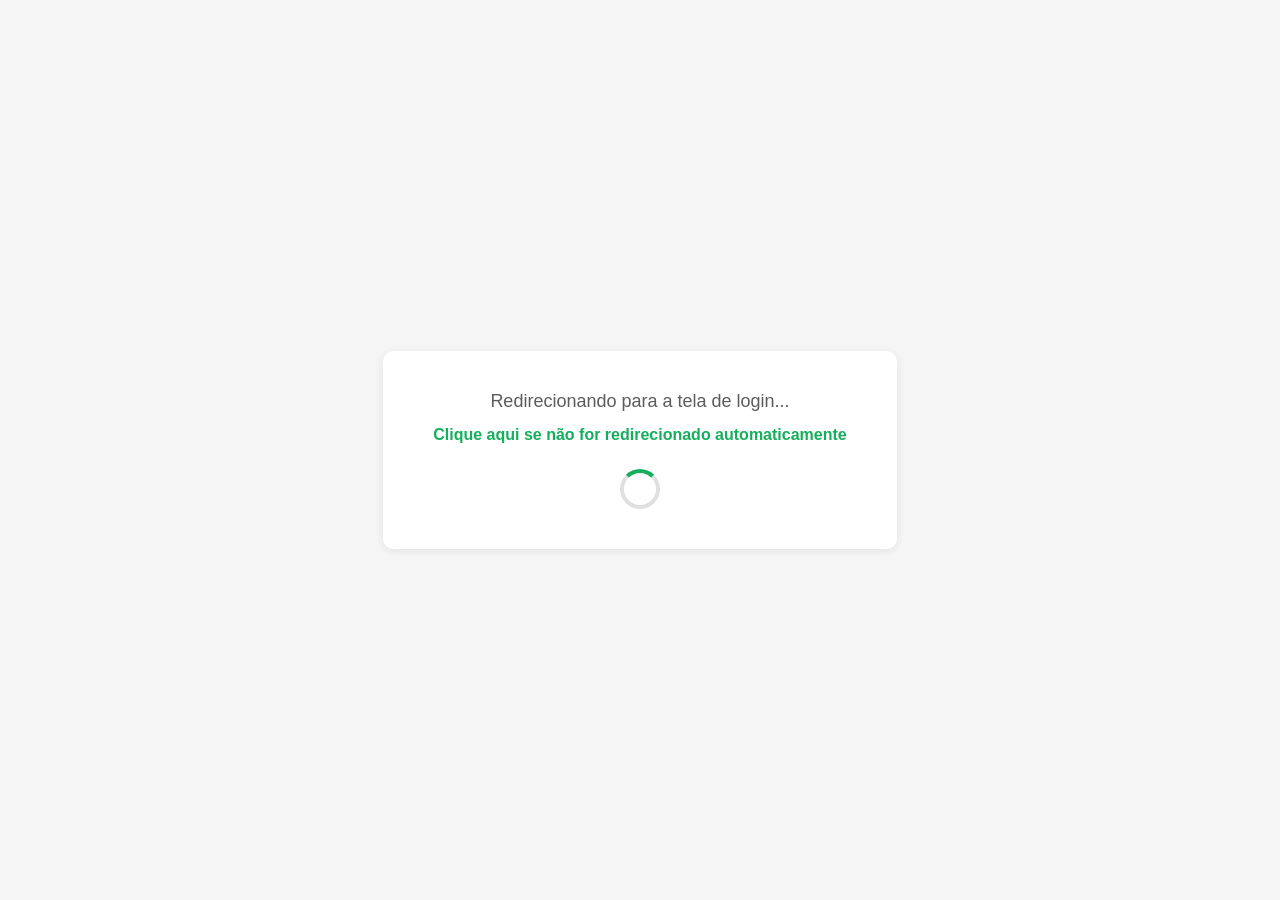
<file: Etapa_8/ZeroAndar_Etapa8/src/main/resources/static/index.html>
<!DOCTYPE html>
<!--
    UC15 - Projeto Integrador 3 - Etapa 8
    @author Alex
    @since 15 de agosto de 2026
    @version 1.8
    Pagina inicial: apenas redireciona para a tela de login.
-->
<html lang="pt-BR">
<head>
    <meta charset="UTF-8">
    <meta http-equiv="refresh" content="2; url=login.html">
    <meta name="viewport" content="width=device-width, initial-scale=1.0">
    <title>ZeroAndar</title>
    
    <style>
        * {
            margin: 0;
            padding: 0;
            box-sizing: border-box;
        }

        body {
            font-family: 'Segoe UI', Arial, sans-serif;
            background: #F5F5F5;
            color: #303030;
            display: flex;
            align-items: center;
            justify-content: center;
            height: 100vh;
            overflow: hidden;
        }

        .redirect-message {
            text-align: center;
            padding: 40px 50px;
            background: #FFFFFF;
            border-radius: 10px;
            box-shadow: 0 2px 8px rgba(0, 0, 0, 0.08);
        }

        .redirect-message p {
            font-size: 18px;
            color: #5C5C5C;
            margin-bottom: 12px;
        }

        .redirect-message a {
            color: #15AE5C;
            font-weight: 600;
            text-decoration: none;
            font-size: 16px;
        }

        .redirect-message a:hover {
            text-decoration: underline;
        }

        .spinner {
            margin: 24px auto 0;
            width: 40px;
            height: 40px;
            border: 4px solid #E0E0E0;
            border-top-color: #15AE5C;
            border-radius: 50%;
            animation: spin 1s linear infinite;
        }

        @keyframes spin {
            to { transform: rotate(360deg); }
        }
    </style>
</head>
<body>
    <div class="redirect-message">
        <p>Redirecionando para a tela de login...</p>
        <p><a href="login.html">Clique aqui se não for redirecionado automaticamente</a></p>
        <div class="spinner"></div>
    </div>
</body>
</html>
</file>
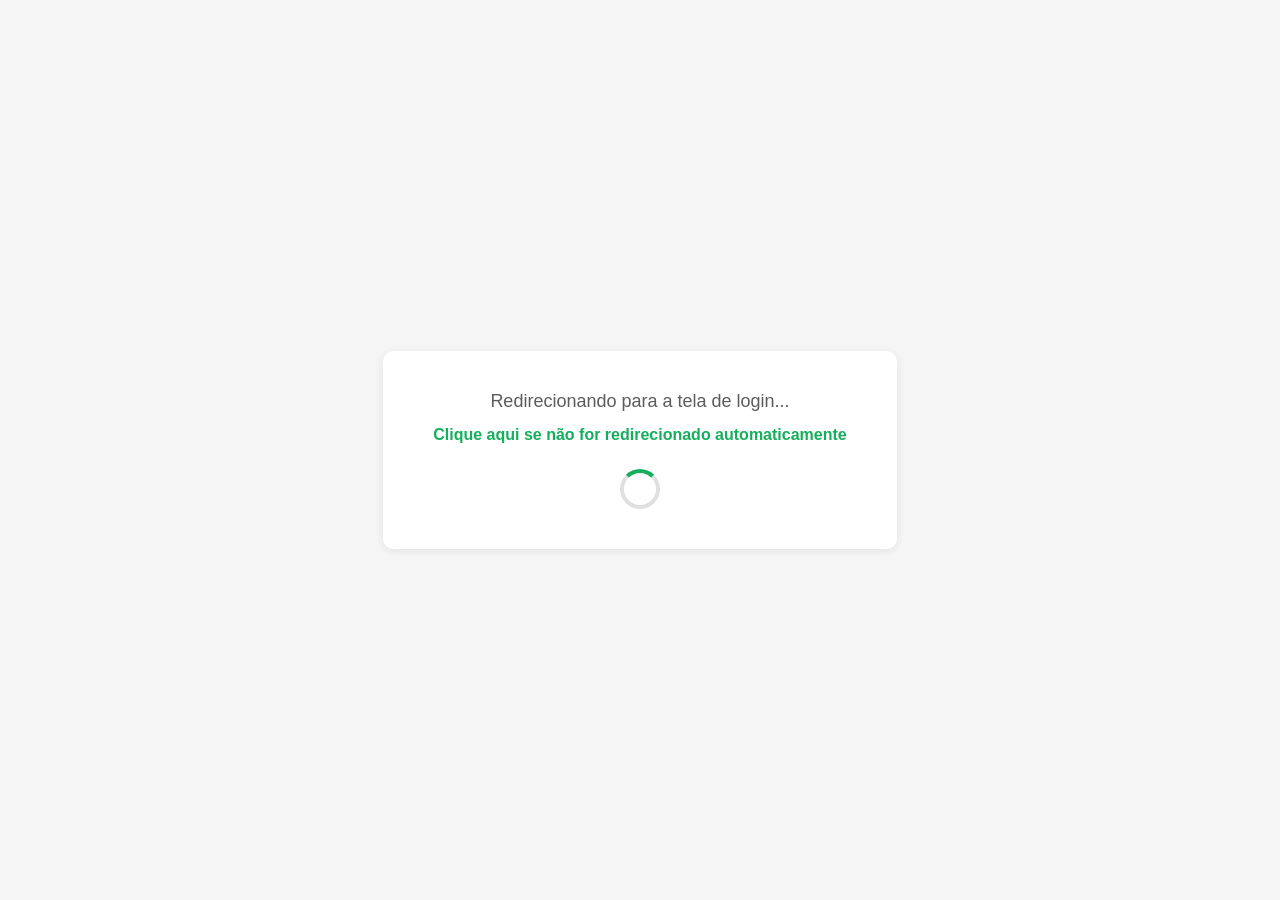
<file: Etapa_9/ZeroAndar_Etapa9/src/main/resources/static/index.html>
<!DOCTYPE html>
<!--
    UC15 - Projeto Integrador 3 - Etapa 9
    @author Alex
    @since 15 de agosto de 2026
    @version 1.9
    Pagina inicial: apenas redireciona para a tela de login.
-->
<html lang="pt-BR">
<head>
    <meta charset="UTF-8">
    <meta http-equiv="refresh" content="2; url=login.html">
    <meta name="viewport" content="width=device-width, initial-scale=1.0">
    <title>ZeroAndar</title>
    
    <style>
        * {
            margin: 0;
            padding: 0;
            box-sizing: border-box;
        }

        body {
            font-family: 'Segoe UI', Arial, sans-serif;
            background: #F5F5F5;
            color: #303030;
            display: flex;
            align-items: center;
            justify-content: center;
            height: 100vh;
            overflow: hidden;
        }

        .redirect-message {
            text-align: center;
            padding: 40px 50px;
            background: #FFFFFF;
            border-radius: 10px;
            box-shadow: 0 2px 8px rgba(0, 0, 0, 0.08);
        }

        .redirect-message p {
            font-size: 18px;
            color: #5C5C5C;
            margin-bottom: 12px;
        }

        .redirect-message a {
            color: #15AE5C;
            font-weight: 600;
            text-decoration: none;
            font-size: 16px;
        }

        .redirect-message a:hover {
            text-decoration: underline;
        }

        .spinner {
            margin: 24px auto 0;
            width: 40px;
            height: 40px;
            border: 4px solid #E0E0E0;
            border-top-color: #15AE5C;
            border-radius: 50%;
            animation: spin 1s linear infinite;
        }

        @keyframes spin {
            to { transform: rotate(360deg); }
        }
    </style>
</head>
<body>
    <div class="redirect-message">
        <p>Redirecionando para a tela de login...</p>
        <p><a href="login.html">Clique aqui se não for redirecionado automaticamente</a></p>
        <div class="spinner"></div>
    </div>
    <script src="js/api.js"></script>
</body>
</html>
</file>
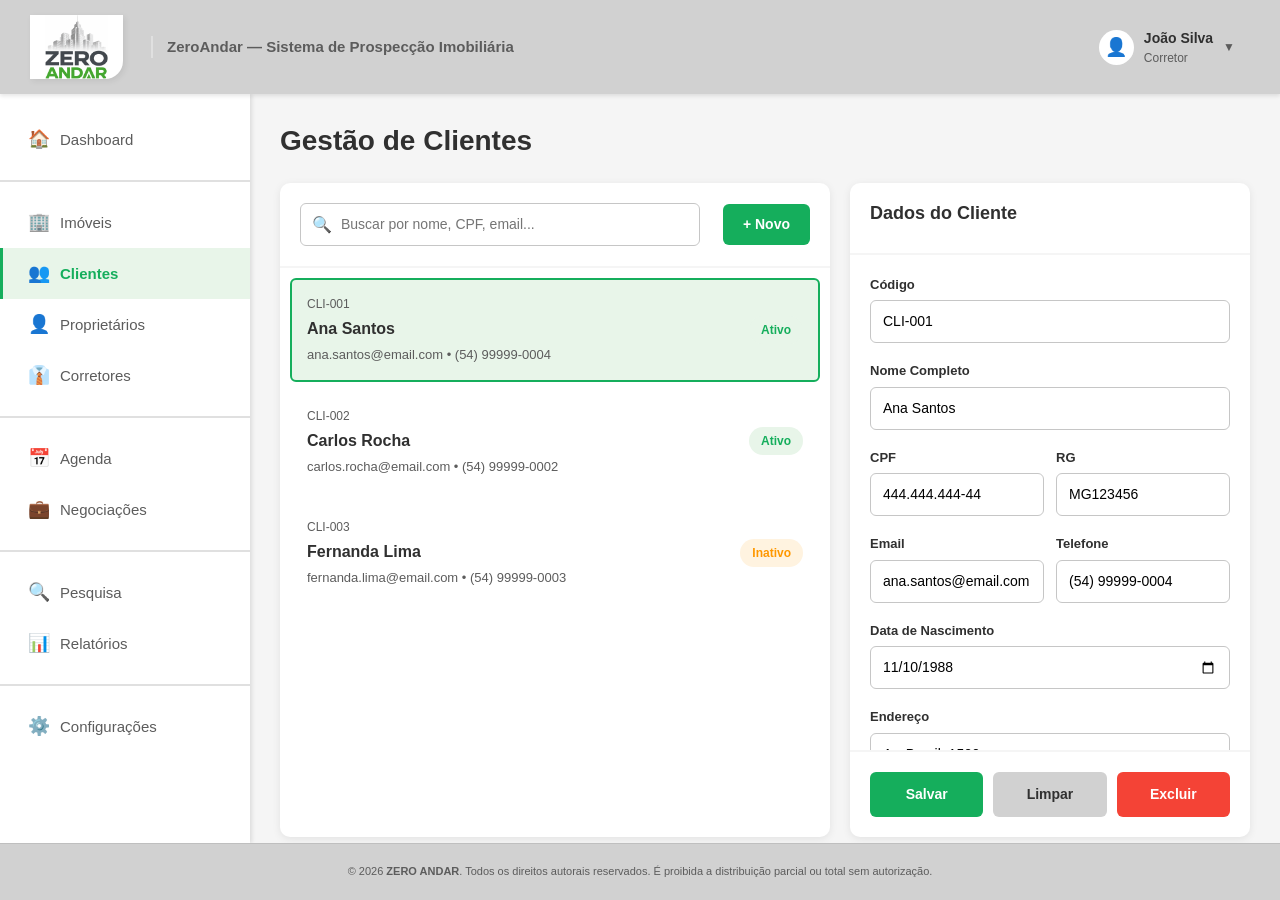
<file: Etapa_8/ZeroAndar_Etapa8/src/main/resources/static/clientes.html>
<!DOCTYPE html>
<!--
    UC15 - Projeto Integrador 3 - Etapa 8
    @author Alex
    @since 15 de agosto de 2026
    @version 1.8
-->
<html lang="pt-BR">

<head>
    <meta charset="UTF-8">
    <meta name="viewport" content="width=device-width, initial-scale=1.0">
    <title>ZeroAndar - Sistema de Prospecção Imobiliária</title>

    <link href="https://cdn.jsdelivr.net/npm/bootstrap@5.3.3/dist/css/bootstrap.min.css" rel="stylesheet">
    <link rel="stylesheet" href="css/style-clientes.css">

</head>

<body data-page="clientes">

    <div class="header">
        <div class="logo">
            <img src="images/Logotipo.png" alt="Logotipo ZeroAndar" class="logo-img">
            <span class="project-name">ZeroAndar &mdash; Sistema de Prospecção Imobiliária</span>
        </div>

        <div class="user-menu" id="userMenu">
            <div class="user-icon">👤</div>
            <div class="user-info">
                <div class="user-name" id="userNameLabel">João Silva</div>
                <div class="user-role" id="userRoleLabel">Corretor</div>
            </div>
            <div class="dropdown-arrow">▼</div>
            <div class="user-dropdown">
                <a href="#" class="user-dropdown-item" id="btnTrocarUsuario">🔄 Trocar de usuário</a>
                <a href="login.html" class="user-dropdown-item logout" id="btnSair">🚪 Sair do app</a>
            </div>
        </div>
    </div>

    <!-- SIDEBAR (ESQUERDA) -->
    <div class="sidebar">
        <a href="dashboard.html" class="menu-item" data-page="dashboard">
            <span class="menu-icon">🏠</span>
            <span>Dashboard</span>
        </a>

        <div class="menu-separator"></div>

        <a href="imoveis.html" class="menu-item" data-page="imoveis">
            <span class="menu-icon">🏢</span>
            <span>Imóveis</span>
        </a>
        <a href="clientes.html" class="menu-item active" data-page="clientes">
            <span class="menu-icon">👥</span>
            <span>Clientes</span>
        </a>
        <a href="proprietarios.html" class="menu-item" data-page="proprietarios">
            <span class="menu-icon">👤</span>
            <span>Proprietários</span>
        </a>
        <a href="corretores.html" class="menu-item" data-page="corretores">
            <span class="menu-icon">👔</span>
            <span>Corretores</span>
        </a>

        <div class="menu-separator"></div>

        <a href="#" class="menu-item" data-page="agenda" data-em-construcao="true">
            <span class="menu-icon">📅</span>
            <span>Agenda</span>
        </a>
        <a href="#" class="menu-item" data-page="negociacoes" data-em-construcao="true">
            <span class="menu-icon">💼</span>
            <span>Negociações</span>
        </a>

        <div class="menu-separator"></div>

        <a href="#" class="menu-item" data-page="pesquisa" data-em-construcao="true">
            <span class="menu-icon">🔍</span>
            <span>Pesquisa</span>
        </a>
        <a href="#" class="menu-item" data-page="relatorios" data-em-construcao="true">
            <span class="menu-icon">📊</span>
            <span>Relatórios</span>
        </a>

        <div class="menu-separator"></div>

        <a href="#" class="menu-item" data-page="configuracoes" data-em-construcao="true">
            <span class="menu-icon">⚙️</span>
            <span>Configurações</span>
        </a>
    </div>

    <!-- MAIN CONTENT -->
    <div class="main-content">
        <h1 class="page-title">Gestão de Clientes</h1>

        <div class="crud-container">
            <!-- CENTRO: LISTA DE CLIENTES -->
            <div class="list-section">
                <div class="list-header">
                    <div class="search-box">
                        <span class="search-icon">🔍</span>
                        <input type="text" class="search-input" id="buscaCliente" placeholder="Buscar por nome, CPF, email...">
                    </div>
                    <button class="btn-new" id="btnNovoCliente">+ Novo</button>
                </div>

                <div class="list-body" id="listaClientes">
                    <!-- Clientes restaurados (o JS pode limpar e repopular depois) -->
                    <div class="list-item selected">
                        <div class="item-main">
                            <div class="item-code">CLI-001</div>
                            <div class="item-title">Ana Santos</div>
                            <div class="item-subtitle">ana.santos@email.com • (54) 99999-0001</div>
                        </div>
                        <span class="item-badge badge-success">Ativo</span>
                    </div>
                    <div class="list-item">
                        <div class="item-main">
                            <div class="item-code">CLI-002</div>
                            <div class="item-title">Carlos Rocha</div>
                            <div class="item-subtitle">carlos.rocha@email.com • (54) 99999-0002</div>
                        </div>
                        <span class="item-badge badge-success">Ativo</span>
                    </div>
                    <div class="list-item">
                        <div class="item-main">
                            <div class="item-code">CLI-003</div>
                            <div class="item-title">Fernanda Lima</div>
                            <div class="item-subtitle">fernanda.lima@email.com • (54) 99999-0003</div>
                        </div>
                        <span class="item-badge badge-warning">Inativo</span>
                    </div>
                </div>
            </div>

            <!-- DIREITA: FORMULÁRIO -->
            <div class="form-section">
                <div class="form-header">
                    <h2 class="form-title" id="formClienteTitulo">Dados do Cliente</h2>
                </div>

                <form id="formCliente" novalidate>
                    <div class="form-body">
                        <input type="hidden" id="clienteId">

                        <div class="form-group">
                            <label class="form-label">Código</label>
                            <input type="text" class="form-input" id="clienteCodigo" value="CLI-001" readonly>
                        </div>

                        <div class="form-group">
                            <label class="form-label">Nome Completo</label>
                            <input type="text" class="form-input" id="clienteNome" value="Ana Santos" required>
                            <div class="form-error">Informe o nome completo do cliente.</div>
                        </div>

                        <div class="form-row">
                            <div class="form-group">
                                <label class="form-label">CPF</label>
                                <input type="text" class="form-input" id="clienteCpf" value="123.987.456-00" placeholder="000.000.000-00" required>
                                <div class="form-error">Informe um CPF válido (000.000.000-00).</div>
                            </div>
                            <div class="form-group">
                                <label class="form-label">RG</label>
                                <input type="text" class="form-input" id="clienteRg" value="MG123456">
                            </div>
                        </div>

                        <div class="form-row">
                            <div class="form-group">
                                <label class="form-label">Email</label>
                                <input type="email" class="form-input" id="clienteEmail" value="ana.santos@email.com" required>
                                <div class="form-error">Informe um e-mail válido.</div>
                            </div>
                            <div class="form-group">
                                <label class="form-label">Telefone</label>
                                <input type="text" class="form-input" id="clienteTelefone" value="(54) 99999-0001" placeholder="(00) 00000-0000">
                            </div>
                        </div>

                        <div class="form-group">
                            <label class="form-label">Data de Nascimento</label>
                            <input type="date" class="form-input" id="clienteDataNascimento" value="1988-11-10">
                        </div>

                        <div class="form-group">
                            <label class="form-label">Endereço</label>
                            <input type="text" class="form-input" id="clienteEndereco" value="Av. Brasil, 1500">
                        </div>

                        <div class="form-row">
                            <div class="form-group">
                                <label class="form-label">Cidade</label>
                                <input type="text" class="form-input" id="clienteCidade" value="Passo Fundo">
                            </div>
                            <div class="form-group">
                                <label class="form-label">Estado</label>
                                <input type="text" maxlength="2" class="form-input" id="clienteEstado" value="RS">
                            </div>
                        </div>

                        <div class="form-group">
                            <label class="form-label">Corretor Responsável</label>
                            <select class="form-select" id="clienteCorretor">
                                <option value="">Selecione o corretor</option>
                                <option value="1" selected>Ricardo Gomes (CRECI-RS-12345)</option>
                                <option value="2">Patricia Lima (CRECI-RS-67890)</option>
                                <option value="3">Eduardo Costa (CRECI-RS-11223)</option>
                            </select>
                        </div>

                        <div class="form-group">
                            <label class="form-label">Tipo de Interesse</label>
                            <select class="form-select" id="clienteInteresse">
                                <option>Comprar Apartamento</option>
                                <option>Comprar Casa</option>
                                <option>Alugar Apartamento</option>
                                <option>Alugar Casa</option>
                            </select>
                        </div>

                        <div class="form-group">
                            <div class="checkbox-group">
                                <input type="checkbox" id="clienteAtivo" checked>
                                <label for="clienteAtivo">Cliente Ativo</label>
                            </div>
                        </div>

                        <div class="form-group">
                            <label class="form-label">Observações</label>
                            <textarea class="form-textarea" id="clienteObservacoes">Cliente interessado em apartamento 3 quartos, Centro, até R$ 450.000</textarea>
                        </div>
                    </div>

                    <div class="form-footer">
                        <button type="submit" class="btn btn-primary">Salvar</button>
                        <button type="button" class="btn btn-secondary" id="btnLimparCliente">Limpar</button>
                        <button type="button" class="btn btn-danger" id="btnExcluirCliente">Excluir</button>
                    </div>
                </form>
            </div>
        </div>
    </div>

    <div class="footer">
        <p>&copy; 2026 <strong>ZERO ANDAR</strong>. Todos os direitos autorais reservados. É proibida a distribuição parcial ou total sem autorização.</p>
    </div>

    <script src="https://code.jquery.com/jquery-3.7.1.min.js"></script>
    <script src="https://cdn.jsdelivr.net/npm/bootstrap@5.3.3/dist/js/bootstrap.bundle.min.js"></script>
    <script src="js/mock-data.js"></script>
    <script src="js/common.js"></script>
    <script src="js/clientes.js"></script>
</body>

</html>
</file>
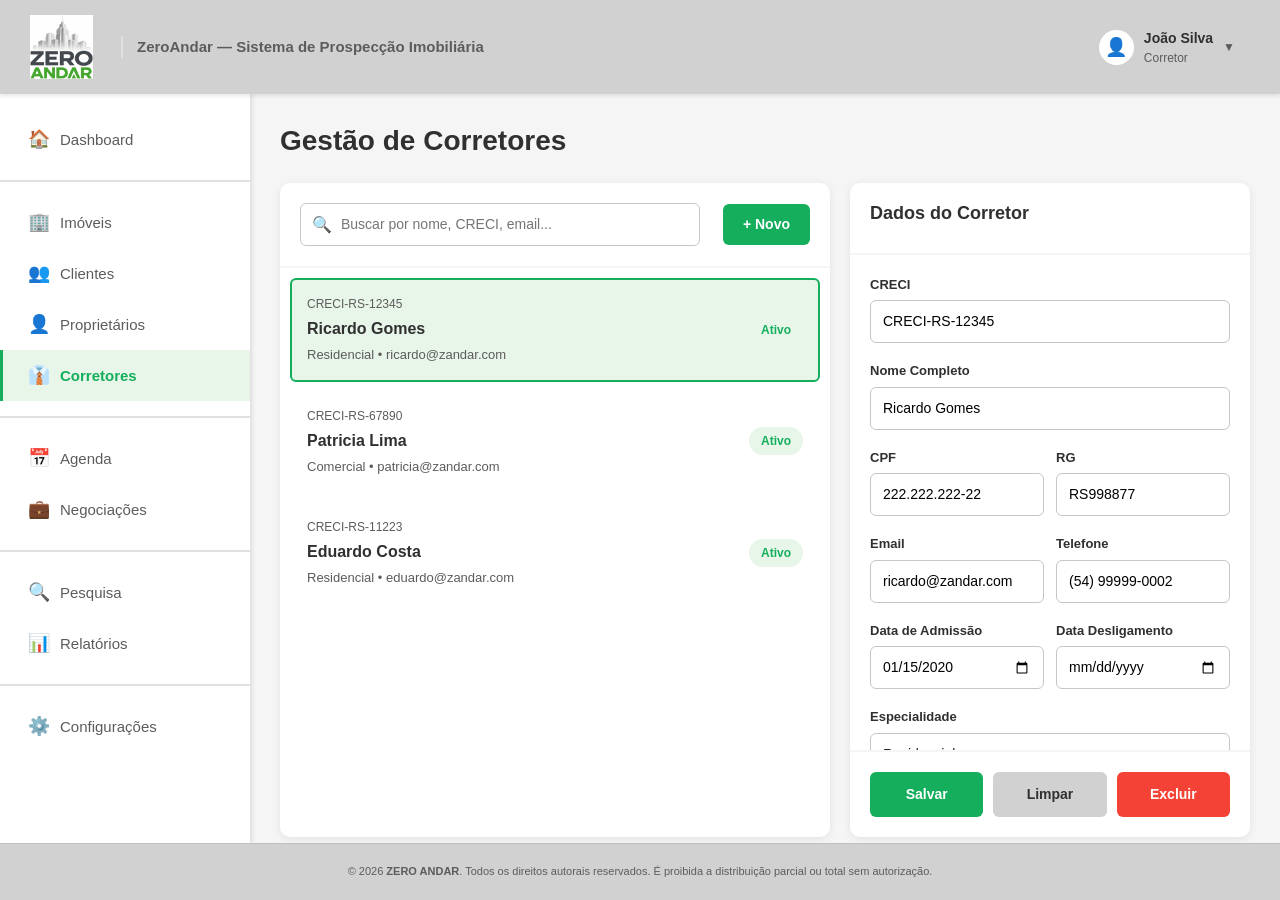
<file: Etapa_8/ZeroAndar_Etapa8/src/main/resources/static/corretores.html>
<!DOCTYPE html>
<!--
    UC15 - Projeto Integrador 3 - Etapa 8
    @author Alex
    @since 15 de agosto de 2026
    @version 1.8
-->
<html lang="pt-BR">

<head>
    <meta charset="UTF-8">
    <meta name="viewport" content="width=device-width, initial-scale=1.0">
    <title>ZeroAndar - Sistema de Prospecção Imobiliária</title>

    <link href="https://cdn.jsdelivr.net/npm/bootstrap@5.3.3/dist/css/bootstrap.min.css" rel="stylesheet">
    <link rel="stylesheet" href="css/style-corretores.css">
</head>

<body data-page="corretores">

    <div class="header">
        <div class="logo">
            <img src="images/Logotipo.png" alt="Logotipo ZeroAndar" class="logo-img">
            <span class="project-name">ZeroAndar &mdash; Sistema de Prospecção Imobiliária</span>
        </div>

        <div class="user-menu" id="userMenu">
            <div class="user-icon">👤</div>
            <div class="user-info">
                <div class="user-name" id="userNameLabel">João Silva</div>
                <div class="user-role" id="userRoleLabel">Corretor</div>
            </div>
            <div class="dropdown-arrow">▼</div>
            <div class="user-dropdown">
                <a href="#" class="user-dropdown-item" id="btnTrocarUsuario">🔄 Trocar de usuário</a>
                <a href="login.html" class="user-dropdown-item logout" id="btnSair">🚪 Sair do app</a>
            </div>
        </div>
    </div>

    <!-- SIDEBAR -->
    <div class="sidebar">
        <a href="dashboard.html" class="menu-item" data-page="dashboard">
            <span class="menu-icon">🏠</span>
            <span>Dashboard</span>
        </a>

        <div class="menu-separator"></div>

        <a href="imoveis.html" class="menu-item" data-page="imoveis">
            <span class="menu-icon">🏢</span>
            <span>Imóveis</span>
        </a>
        <a href="clientes.html" class="menu-item" data-page="clientes">
            <span class="menu-icon">👥</span>
            <span>Clientes</span>
        </a>
        <a href="proprietarios.html" class="menu-item" data-page="proprietarios">
            <span class="menu-icon">👤</span>
            <span>Proprietários</span>
        </a>
        <a href="corretores.html" class="menu-item active" data-page="corretores">
            <span class="menu-icon">👔</span>
            <span>Corretores</span>
        </a>

        <div class="menu-separator"></div>

        <a href="#" class="menu-item" data-page="agenda" data-em-construcao="true">
            <span class="menu-icon">📅</span>
            <span>Agenda</span>
        </a>
        <a href="#" class="menu-item" data-page="negociacoes" data-em-construcao="true">
            <span class="menu-icon">💼</span>
            <span>Negociações</span>
        </a>

        <div class="menu-separator"></div>

        <a href="#" class="menu-item" data-page="pesquisa" data-em-construcao="true">
            <span class="menu-icon">🔍</span>
            <span>Pesquisa</span>
        </a>
        <a href="#" class="menu-item" data-page="relatorios" data-em-construcao="true">
            <span class="menu-icon">📊</span>
            <span>Relatórios</span>
        </a>

        <div class="menu-separator"></div>

        <a href="#" class="menu-item" data-page="configuracoes" data-em-construcao="true">
            <span class="menu-icon">⚙️</span>
            <span>Configurações</span>
        </a>
    </div>

    <!-- MAIN CONTENT -->
    <div class="main-content">
        <h1 class="page-title">Gestão de Corretores</h1>

        <div class="crud-container">
            <!-- LISTA (CENTRO) -->
            <div class="list-section">
                <div class="list-header">
                    <div class="search-box">
                        <span class="search-icon">🔍</span>
                        <input type="text" class="search-input" id="buscaCorretor" placeholder="Buscar por nome, CRECI, email...">
                    </div>
                    <button class="btn-new" id="btnNovoCorretor">+ Novo</button>
                </div>

                <div class="list-body" id="listaCorretores">
                    <!-- Corretores restaurados (o JS pode limpar e repopular depois) -->
                    <div class="list-item selected">
                        <div class="item-main">
                            <div class="item-code">CRECI-RS-12345</div>
                            <div class="item-title">Ricardo Gomes</div>
                            <div class="item-subtitle">ricardo.corretor@zandar.com • Residencial</div>
                        </div>
                        <span class="item-badge badge-success">Ativo</span>
                    </div>
                    <div class="list-item">
                        <div class="item-main">
                            <div class="item-code">CRECI-RS-67890</div>
                            <div class="item-title">Patricia Lima</div>
                            <div class="item-subtitle">patricia.corretor@zandar.com • Comercial</div>
                        </div>
                        <span class="item-badge badge-success">Ativo</span>
                    </div>
                    <div class="list-item">
                        <div class="item-main">
                            <div class="item-code">CRECI-RS-11223</div>
                            <div class="item-title">Eduardo Costa</div>
                            <div class="item-subtitle">eduardo.corretor@zandar.com • Residencial</div>
                        </div>
                        <span class="item-badge badge-warning">Férias</span>
                    </div>
                </div>
            </div>

            <!-- FORMULÁRIO (DIREITA) -->
            <div class="form-section">
                <div class="form-header">
                    <h2 class="form-title" id="formCorretorTitulo">Dados do Corretor</h2>
                </div>

                <form id="formCorretor" novalidate>
                    <div class="form-body">
                        <input type="hidden" id="corretorId">

                        <div class="form-group">
                            <label class="form-label">CRECI</label>
                            <input type="text" class="form-input" id="corretorCreci" value="CRECI-RS-12345" placeholder="CRECI-RS-00000" required>
                            <div class="form-error">Informe o número do CRECI.</div>
                        </div>

                        <div class="form-group">
                            <label class="form-label">Nome Completo</label>
                            <input type="text" class="form-input" id="corretorNome" value="Ricardo Gomes" required>
                            <div class="form-error">Informe o nome completo do corretor.</div>
                        </div>

                        <div class="form-row">
                            <div class="form-group">
                                <label class="form-label">CPF</label>
                                <input type="text" class="form-input" id="corretorCpf" value="234.567.890-11" placeholder="000.000.000-00" required>
                                <div class="form-error">Informe um CPF válido (000.000.000-00).</div>
                            </div>
                            <div class="form-group">
                                <label class="form-label">RG</label>
                                <input type="text" class="form-input" id="corretorRg" value="SP456789">
                            </div>
                        </div>

                        <div class="form-row">
                            <div class="form-group">
                                <label class="form-label">Email</label>
                                <input type="email" class="form-input" id="corretorEmail" value="ricardo.corretor@zandar.com" required>
                                <div class="form-error">Informe um e-mail válido.</div>
                            </div>
                            <div class="form-group">
                                <label class="form-label">Telefone</label>
                                <input type="text" class="form-input" id="corretorTelefone" value="(54) 99999-0002" placeholder="(00) 00000-0000">
                            </div>
                        </div>

                        <div class="form-row">
                            <div class="form-group">
                                <label class="form-label">Data de Admissão</label>
                                <input type="date" class="form-input" id="corretorDataAdmissao" value="2020-01-15">
                            </div>
                            <div class="form-group">
                                <label class="form-label">Data Desligamento</label>
                                <input type="date" class="form-input" id="corretorDataDesligamento">
                            </div>
                        </div>

                        <div class="form-group">
                            <label class="form-label">Especialidade</label>
                            <select class="form-select" id="corretorEspecialidade">
                                <option selected>Residencial</option>
                                <option>Comercial</option>
                                <option>Rural</option>
                                <option>Luxo</option>
                            </select>
                        </div>

                        <div class="form-row">
                            <div class="form-group">
                                <label class="form-label">Comissão (%)</label>
                                <input type="number" min="0" max="100" step="0.01" class="form-input" id="corretorComissao" value="6.00">
                            </div>
                            <div class="form-group">
                                <label class="form-label">Meta Mensal (R$)</label>
                                <input type="number" min="0" step="0.01" class="form-input" id="corretorMeta" value="150000.00">
                            </div>
                        </div>

                        <div class="form-group">
                            <label class="form-label">Endereço</label>
                            <input type="text" class="form-input" id="corretorEndereco" value="Rua Moron, 850">
                        </div>

                        <div class="form-row">
                            <div class="form-group">
                                <label class="form-label">Cidade</label>
                                <input type="text" class="form-input" id="corretorCidade" value="Passo Fundo">
                            </div>
                            <div class="form-group">
                                <label class="form-label">Estado</label>
                                <input type="text" maxlength="2" class="form-input" id="corretorEstado" value="RS">
                            </div>
                        </div>

                        <div class="form-group">
                            <label class="form-label">Observações</label>
                            <textarea class="form-textarea" id="corretorObservacoes">Corretor experiente, especialista em imóveis residenciais</textarea>
                        </div>
                    </div>

                    <div class="form-footer">
                        <button type="submit" class="btn btn-primary">Salvar</button>
                        <button type="button" class="btn btn-secondary" id="btnLimparCorretor">Limpar</button>
                        <button type="button" class="btn btn-danger" id="btnExcluirCorretor">Excluir</button>
                    </div>
                </form>
            </div>
        </div>
    </div>

    <div class="footer">
        <p>&copy; 2026 <strong>ZERO ANDAR</strong>. Todos os direitos autorais reservados. É proibida a distribuição parcial ou total sem autorização.</p>
    </div>

    <script src="https://code.jquery.com/jquery-3.7.1.min.js"></script>
    <script src="https://cdn.jsdelivr.net/npm/bootstrap@5.3.3/dist/js/bootstrap.bundle.min.js"></script>
    <script src="js/mock-data.js"></script>
    <script src="js/common.js"></script>
    <script src="js/corretores.js"></script>
</body>

</html>
</file>
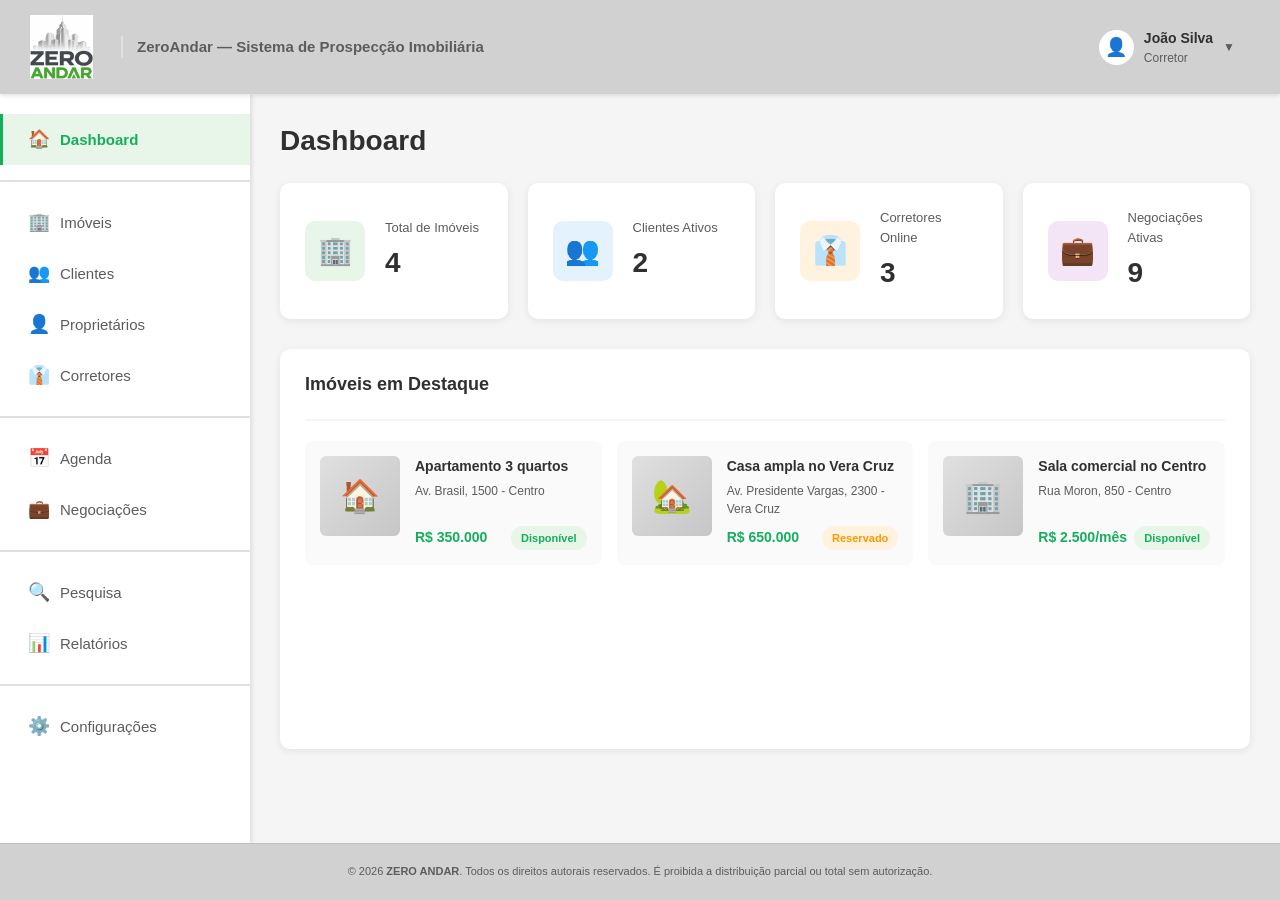
<file: Etapa_8/ZeroAndar_Etapa8/src/main/resources/static/dashboard.html>
<!DOCTYPE html>
<!--
    UC15 - Projeto Integrador 3 - Etapa 8
    @author Alex
    @since 15 de agosto de 2026
    @version 1.8
-->
<html lang="pt-BR">

<head>
    <meta charset="UTF-8">
    <meta name="viewport" content="width=device-width, initial-scale=1.0">
    <title>ZeroAndar - Sistema de Prospecção Imobiliária</title>

    <link href="https://cdn.jsdelivr.net/npm/bootstrap@5.3.3/dist/css/bootstrap.min.css" rel="stylesheet">
    <link rel="stylesheet" href="css/style-dashboard.css">
</head>

<body data-page="dashboard">

    <div class="header">
        <div class="logo">
            <img src="images/Logotipo.png" alt="Logotipo ZeroAndar" class="logo-img">
            <span class="project-name">ZeroAndar &mdash; Sistema de Prospecção Imobiliária</span>
        </div>

        <div class="user-menu" id="userMenu">
            <div class="user-icon">👤</div>
            <div class="user-info">
                <div class="user-name" id="userNameLabel">João Silva</div>
                <div class="user-role" id="userRoleLabel">Corretor</div>
            </div>
            <div class="dropdown-arrow">▼</div>
            <div class="user-dropdown">
                <a href="#" class="user-dropdown-item" id="btnTrocarUsuario">🔄 Trocar de usuário</a>
                <a href="login.html" class="user-dropdown-item logout" id="btnSair">🚪 Sair do app</a>
            </div>
        </div>
    </div>

    <!-- SIDEBAR -->
    <div class="sidebar">
        <a href="dashboard.html" class="menu-item active" data-page="dashboard">
            <span class="menu-icon">🏠</span>
            <span>Dashboard</span>
        </a>

        <div class="menu-separator"></div>

        <a href="imoveis.html" class="menu-item" data-page="imoveis">
            <span class="menu-icon">🏢</span>
            <span>Imóveis</span>
        </a>
        <a href="clientes.html" class="menu-item" data-page="clientes">
            <span class="menu-icon">👥</span>
            <span>Clientes</span>
        </a>
        <a href="proprietarios.html" class="menu-item" data-page="proprietarios">
            <span class="menu-icon">👤</span>
            <span>Proprietários</span>
        </a>
        <a href="corretores.html" class="menu-item" data-page="corretores">
            <span class="menu-icon">👔</span>
            <span>Corretores</span>
        </a>

        <div class="menu-separator"></div>

        <a href="#" class="menu-item" data-page="agenda" data-em-construcao="true">
            <span class="menu-icon">📅</span>
            <span>Agenda</span>
        </a>
        <a href="#" class="menu-item" data-page="negociacoes" data-em-construcao="true">
            <span class="menu-icon">💼</span>
            <span>Negociações</span>
        </a>

        <div class="menu-separator"></div>

        <a href="#" class="menu-item" data-page="pesquisa" data-em-construcao="true">
            <span class="menu-icon">🔍</span>
            <span>Pesquisa</span>
        </a>
        <a href="#" class="menu-item" data-page="relatorios" data-em-construcao="true">
            <span class="menu-icon">📊</span>
            <span>Relatórios</span>
        </a>

        <div class="menu-separator"></div>

        <a href="#" class="menu-item" data-page="configuracoes" data-em-construcao="true">
            <span class="menu-icon">⚙️</span>
            <span>Configurações</span>
        </a>
    </div>

    <!-- MAIN CONTENT -->
    <div class="main-content">
        <h1 class="page-title">Dashboard</h1>

        <!-- CARDS DE ESTATÍSTICAS -->
        <div class="stats-grid" id="statsGrid">
            <div class="stat-card">
                <div class="stat-icon green">🏢</div>
                <div class="stat-info">
                    <div class="stat-label">Total de Imóveis</div>
                    <div class="stat-value" id="statTotalImoveis">127</div>
                </div>
            </div>

            <div class="stat-card">
                <div class="stat-icon blue">👥</div>
                <div class="stat-info">
                    <div class="stat-label">Clientes Ativos</div>
                    <div class="stat-value" id="statClientesAtivos">342</div>
                </div>
            </div>

            <div class="stat-card">
                <div class="stat-icon orange">👔</div>
                <div class="stat-info">
                    <div class="stat-label">Corretores Online</div>
                    <div class="stat-value" id="statCorretores">3<span class="stat-online">/8</span></div>
                </div>
            </div>

            <div class="stat-card">
                <div class="stat-icon purple">💼</div>
                <div class="stat-info">
                    <div class="stat-label">Negociações Ativas</div>
                    <div class="stat-value" id="statNegociacoes">9</div>
                </div>
            </div>
        </div>

        <!-- IMÓVEIS EM DESTAQUE -->
        <div class="content-section">
            <div class="section-header">
                <h2 class="section-title">Imóveis em Destaque</h2>
            </div>

            <div class="property-grid" id="propertyGrid">
                <!-- Imóveis restaurados (o JS pode limpar e repopular depois) -->
                <div class="property-card">
                    <div class="property-image">🏠</div>
                    <div class="property-info">
                        <div>
                            <div class="property-title">Apartamento 3 quartos</div>
                            <div class="property-address">Av. Brasil, 1500 - Centro</div>
                        </div>
                        <div class="property-footer">
                            <div class="property-price">R$ 350.000</div>
                            <span class="property-badge badge-success">Disponível</span>
                        </div>
                    </div>
                </div>

                <div class="property-card">
                    <div class="property-image">🏡</div>
                    <div class="property-info">
                        <div>
                            <div class="property-title">Casa 4 quartos</div>
                            <div class="property-address">Av. Pres. Vargas, 2300 - Vera Cruz</div>
                        </div>
                        <div class="property-footer">
                            <div class="property-price">R$ 650.000</div>
                            <span class="property-badge badge-warning">Reservado</span>
                        </div>
                    </div>
                </div>

                <div class="property-card">
                    <div class="property-image">🏢</div>
                    <div class="property-info">
                        <div>
                            <div class="property-title">Sala Comercial</div>
                            <div class="property-address">Rua Moron, 850 - Centro</div>
                        </div>
                        <div class="property-footer">
                            <div class="property-price">R$ 2.500/mês</div>
                            <span class="property-badge badge-success">Disponível</span>
                        </div>
                    </div>
                </div>
            </div>
        </div>
    </div>

    <div class="footer">
        <p>&copy; 2026 <strong>ZERO ANDAR</strong>. Todos os direitos autorais reservados. É proibida a distribuição parcial ou total sem autorização.</p>
    </div>

    <script src="https://code.jquery.com/jquery-3.7.1.min.js"></script>
    <script src="https://cdn.jsdelivr.net/npm/bootstrap@5.3.3/dist/js/bootstrap.bundle.min.js"></script>
    <script src="js/mock-data.js"></script>
    <script src="js/common.js"></script>
    <script src="js/dashboard.js"></script>
</body>

</html>
</file>
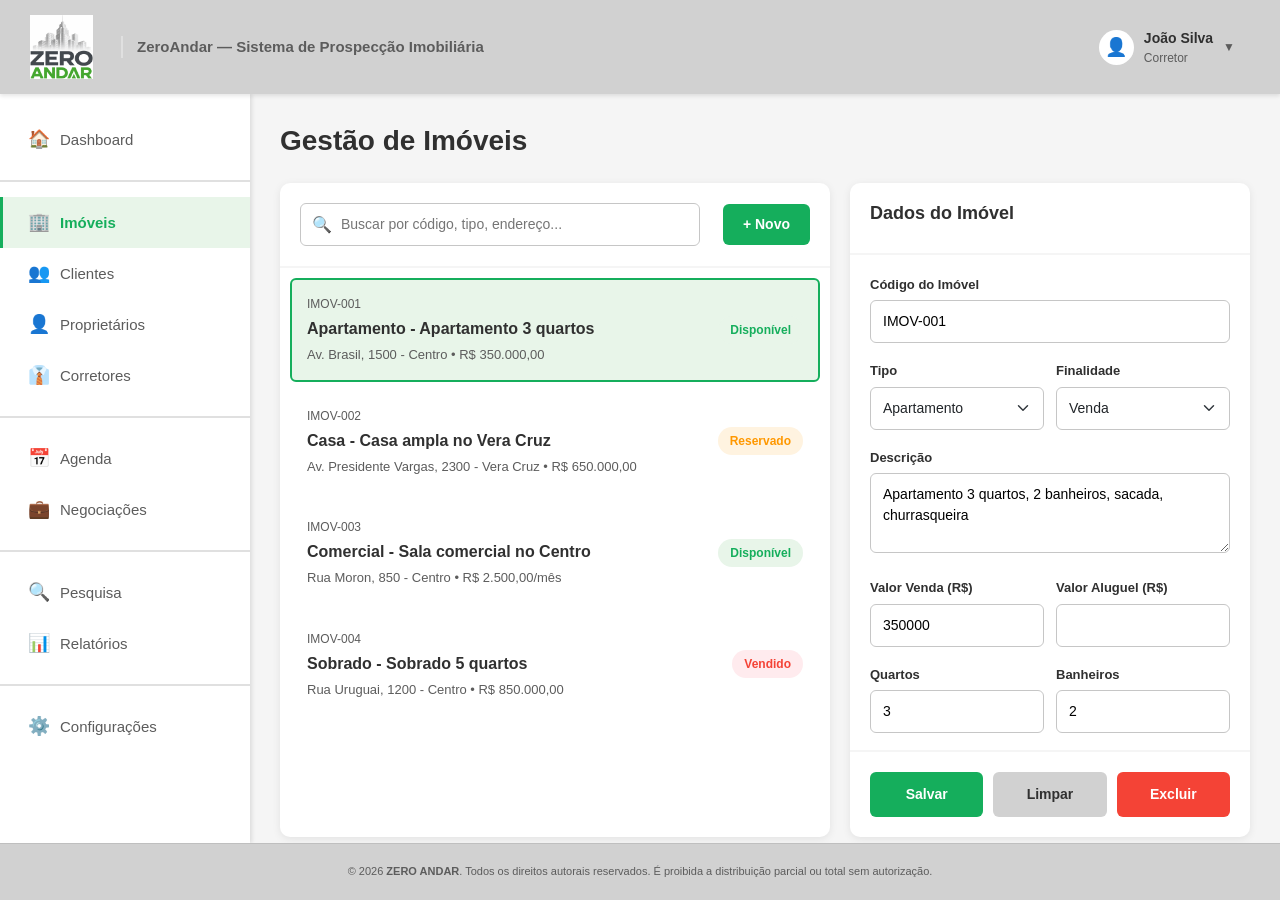
<file: Etapa_8/ZeroAndar_Etapa8/src/main/resources/static/imoveis.html>
<!DOCTYPE html>
<!--
    UC15 - Projeto Integrador 3 - Etapa 8
    @author Alex
    @since 15 de agosto de 2026
    @version 1.8
-->
<html lang="pt-BR">

<head>
    <meta charset="UTF-8">
    <meta name="viewport" content="width=device-width, initial-scale=1.0">
    <title>ZeroAndar - Sistema de Prospecção Imobiliária</title>

    <link href="https://cdn.jsdelivr.net/npm/bootstrap@5.3.3/dist/css/bootstrap.min.css" rel="stylesheet">
    <link rel="stylesheet" href="css/style-imoveis.css">
</head>

<body data-page="imoveis">

    <div class="header">
        <div class="logo">
            <img src="images/Logotipo.png" alt="Logotipo ZeroAndar" class="logo-img">
            <span class="project-name">ZeroAndar &mdash; Sistema de Prospecção Imobiliária</span>
        </div>

        <div class="user-menu" id="userMenu">
            <div class="user-icon">👤</div>
            <div class="user-info">
                <div class="user-name" id="userNameLabel">João Silva</div>
                <div class="user-role" id="userRoleLabel">Corretor</div>
            </div>
            <div class="dropdown-arrow">▼</div>
            <div class="user-dropdown">
                <a href="#" class="user-dropdown-item" id="btnTrocarUsuario">🔄 Trocar de usuário</a>
                <a href="login.html" class="user-dropdown-item logout" id="btnSair">🚪 Sair do app</a>
            </div>
        </div>
    </div>

    <!-- SIDEBAR -->
    <div class="sidebar">
        <a href="dashboard.html" class="menu-item" data-page="dashboard">
            <span class="menu-icon">🏠</span>
            <span>Dashboard</span>
        </a>

        <div class="menu-separator"></div>

        <a href="imoveis.html" class="menu-item active" data-page="imoveis">
            <span class="menu-icon">🏢</span>
            <span>Imóveis</span>
        </a>
        <a href="clientes.html" class="menu-item" data-page="clientes">
            <span class="menu-icon">👥</span>
            <span>Clientes</span>
        </a>
        <a href="proprietarios.html" class="menu-item" data-page="proprietarios">
            <span class="menu-icon">👤</span>
            <span>Proprietários</span>
        </a>
        <a href="corretores.html" class="menu-item" data-page="corretores">
            <span class="menu-icon">👔</span>
            <span>Corretores</span>
        </a>

        <div class="menu-separator"></div>

        <a href="#" class="menu-item" data-page="agenda" data-em-construcao="true">
            <span class="menu-icon">📅</span>
            <span>Agenda</span>
        </a>
        <a href="#" class="menu-item" data-page="negociacoes" data-em-construcao="true">
            <span class="menu-icon">💼</span>
            <span>Negociações</span>
        </a>

        <div class="menu-separator"></div>

        <a href="#" class="menu-item" data-page="pesquisa" data-em-construcao="true">
            <span class="menu-icon">🔍</span>
            <span>Pesquisa</span>
        </a>
        <a href="#" class="menu-item" data-page="relatorios" data-em-construcao="true">
            <span class="menu-icon">📊</span>
            <span>Relatórios</span>
        </a>

        <div class="menu-separator"></div>

        <a href="#" class="menu-item" data-page="configuracoes" data-em-construcao="true">
            <span class="menu-icon">⚙️</span>
            <span>Configurações</span>
        </a>
    </div>

    <!-- MAIN CONTENT -->
    <div class="main-content">
        <h1 class="page-title">Gestão de Imóveis</h1>

        <div class="crud-container">
            <!-- LISTA (ESQUERDA/CENTRO) -->
            <div class="list-section">
                <div class="list-header">
                    <div class="search-box">
                        <span class="search-icon">🔍</span>
                        <input type="text" class="search-input" id="buscaImovel" placeholder="Buscar por código, tipo, endereço...">
                    </div>
                    <button class="btn-new" id="btnNovoImovel">+ Novo</button>
                </div>

                <div class="list-body" id="listaImoveis">
                    <!-- Imóveis restaurados (o JS pode limpar e repopular depois) -->
                    <div class="list-item selected">
                        <div class="item-main">
                            <div class="item-code">IMOV-001</div>
                            <div class="item-title">Apartamento 3 quartos</div>
                            <div class="item-subtitle">Av. Brasil, 1500 - Centro • R$ 350.000</div>
                        </div>
                        <span class="item-badge badge-success">Disponível</span>
                    </div>

                    <div class="list-item">
                        <div class="item-main">
                            <div class="item-code">IMOV-002</div>
                            <div class="item-title">Casa 4 quartos</div>
                            <div class="item-subtitle">Av. Pres. Vargas, 2300 - Vera Cruz • R$ 650.000</div>
                        </div>
                        <span class="item-badge badge-warning">Reservado</span>
                    </div>

                    <div class="list-item">
                        <div class="item-main">
                            <div class="item-code">IMOV-003</div>
                            <div class="item-title">Sala Comercial</div>
                            <div class="item-subtitle">Rua Moron, 850 - Centro • R$ 2.500/mês</div>
                        </div>
                        <span class="item-badge badge-success">Disponível</span>
                    </div>

                    <div class="list-item">
                        <div class="item-main">
                            <div class="item-code">IMOV-004</div>
                            <div class="item-title">Sobrado 5 quartos</div>
                            <div class="item-subtitle">Rua Uruguai, 1200 - Centro • R$ 850.000</div>
                        </div>
                        <span class="item-badge badge-danger">Vendido</span>
                    </div>
                </div>
            </div>

            <!-- FORMULÁRIO (DIREITA) -->
            <div class="form-section">
                <div class="form-header">
                    <h2 class="form-title" id="formImovelTitulo">Dados do Imóvel</h2>
                </div>

                <form id="formImovel" novalidate>
                    <div class="form-body">
                        <input type="hidden" id="imovelId">

                        <div class="form-group">
                            <label class="form-label">Código do Imóvel</label>
                            <input type="text" class="form-input" id="imovelCodigo" value="IMOV-001" readonly>
                        </div>

                        <div class="form-row">
                            <div class="form-group">
                                <label class="form-label">Tipo</label>
                                <select class="form-select" id="imovelTipo">
                                    <option selected>Apartamento</option>
                                    <option>Casa</option>
                                    <option>Sobrado</option>
                                    <option>Terreno</option>
                                    <option>Comercial</option>
                                </select>
                            </div>
                            <div class="form-group">
                                <label class="form-label">Finalidade</label>
                                <select class="form-select" id="imovelFinalidade">
                                    <option value="venda" selected>Venda</option>
                                    <option value="aluguel">Aluguel</option>
                                    <option value="ambos">Ambos</option>
                                </select>
                            </div>
                        </div>

                        <div class="form-group">
                            <label class="form-label">Descrição</label>
                            <textarea class="form-textarea" id="imovelDescricao" required>Apartamento 3 quartos, 2 banheiros, sacada, churrasqueira</textarea>
                            <div class="form-error">Informe uma descrição para o imóvel.</div>
                        </div>

                        <div class="form-row">
                            <div class="form-group">
                                <label class="form-label">Valor Venda (R$)</label>
                                <input type="number" min="0" step="0.01" class="form-input" id="imovelValorVenda" value="350000.00">
                            </div>
                            <div class="form-group">
                                <label class="form-label">Valor Aluguel (R$)</label>
                                <input type="number" min="0" step="0.01" class="form-input" id="imovelValorAluguel">
                            </div>
                        </div>

                        <div class="form-row">
                            <div class="form-group">
                                <label class="form-label">Quartos</label>
                                <input type="number" min="0" class="form-input" id="imovelQuartos" value="3">
                            </div>
                            <div class="form-group">
                                <label class="form-label">Banheiros</label>
                                <input type="number" min="0" class="form-input" id="imovelBanheiros" value="2">
                            </div>
                        </div>

                        <div class="form-row">
                            <div class="form-group">
                                <label class="form-label">Vagas Garagem</label>
                                <input type="number" min="0" class="form-input" id="imovelVagas" value="1">
                            </div>
                            <div class="form-group">
                                <label class="form-label">Área Total (m²)</label>
                                <input type="number" min="0" step="0.01" class="form-input" id="imovelAreaTotal" value="85.50">
                            </div>
                        </div>

                        <div class="form-group">
                            <label class="form-label">Proprietário</label>
                            <select class="form-select" id="imovelProprietario" required>
                                <option value="">Selecione o proprietário</option>
                                <option value="1" selected>João Silva (PROP-001)</option>
                                <option value="2">Maria Oliveira (PROP-002)</option>
                                <option value="3">Carlos Pereira (PROP-003)</option>
                            </select>
                            <div class="form-error">Selecione o proprietário do imóvel.</div>
                        </div>

                        <div class="form-group">
                            <label class="form-label">Corretor Responsável</label>
                            <select class="form-select" id="imovelCorretor">
                                <option value="">Selecione o corretor</option>
                                <option value="1" selected>Ricardo Gomes (CRECI-RS-12345)</option>
                                <option value="2">Patricia Lima (CRECI-RS-67890)</option>
                                <option value="3">Eduardo Costa (CRECI-RS-11223)</option>
                            </select>
                        </div>

                        <div class="form-group">
                            <label class="form-label">Rua</label>
                            <input type="text" class="form-input" id="imovelRua" value="Av. Brasil" required>
                            <div class="form-error">Informe a rua do imóvel.</div>
                        </div>

                        <div class="form-row">
                            <div class="form-group">
                                <label class="form-label">Número</label>
                                <input type="text" class="form-input" id="imovelNumero" value="1500">
                            </div>
                            <div class="form-group">
                                <label class="form-label">Complemento</label>
                                <input type="text" class="form-input" id="imovelComplemento">
                            </div>
                        </div>

                        <div class="form-group">
                            <label class="form-label">Bairro</label>
                            <input type="text" class="form-input" id="imovelBairro" value="Centro">
                        </div>

                        <div class="form-row">
                            <div class="form-group">
                                <label class="form-label">Cidade</label>
                                <input type="text" class="form-input" id="imovelCidade" value="Passo Fundo">
                            </div>
                            <div class="form-group">
                                <label class="form-label">Estado</label>
                                <input type="text" maxlength="2" class="form-input" id="imovelEstado" value="RS">
                            </div>
                        </div>

                        <div class="form-group">
                            <label class="form-label">Status</label>
                            <select class="form-select" id="imovelStatus">
                                <option value="disponivel" selected>Disponível</option>
                                <option value="reservado">Reservado</option>
                                <option value="vendido">Vendido</option>
                                <option value="alugado">Alugado</option>
                                <option value="inativo">Inativo</option>
                            </select>
                        </div>

                        <div class="form-group">
                            <div class="checkbox-group">
                                <input type="checkbox" id="imovelFinanciamento" checked>
                                <label for="imovelFinanciamento">Aceita Financiamento</label>
                            </div>
                        </div>

                        <div class="form-group">
                            <div class="checkbox-group">
                                <input type="checkbox" id="imovelDestaque">
                                <label for="imovelDestaque">Imóvel em Destaque</label>
                            </div>
                        </div>
                    </div>

                    <div class="form-footer">
                        <button type="submit" class="btn btn-primary">Salvar</button>
                        <button type="button" class="btn btn-secondary" id="btnLimparImovel">Limpar</button>
                        <button type="button" class="btn btn-danger" id="btnExcluirImovel">Excluir</button>
                    </div>
                </form>
            </div>
        </div>
    </div>

    <div class="footer">
        <p>&copy; 2026 <strong>ZERO ANDAR</strong>. Todos os direitos autorais reservados. É proibida a distribuição parcial ou total sem autorização.</p>
    </div>

    <script src="https://code.jquery.com/jquery-3.7.1.min.js"></script>
    <script src="https://cdn.jsdelivr.net/npm/bootstrap@5.3.3/dist/js/bootstrap.bundle.min.js"></script>
    <script src="js/mock-data.js"></script>
    <script src="js/common.js"></script>
    <script src="js/imoveis.js"></script>
</body>

</html>
</file>
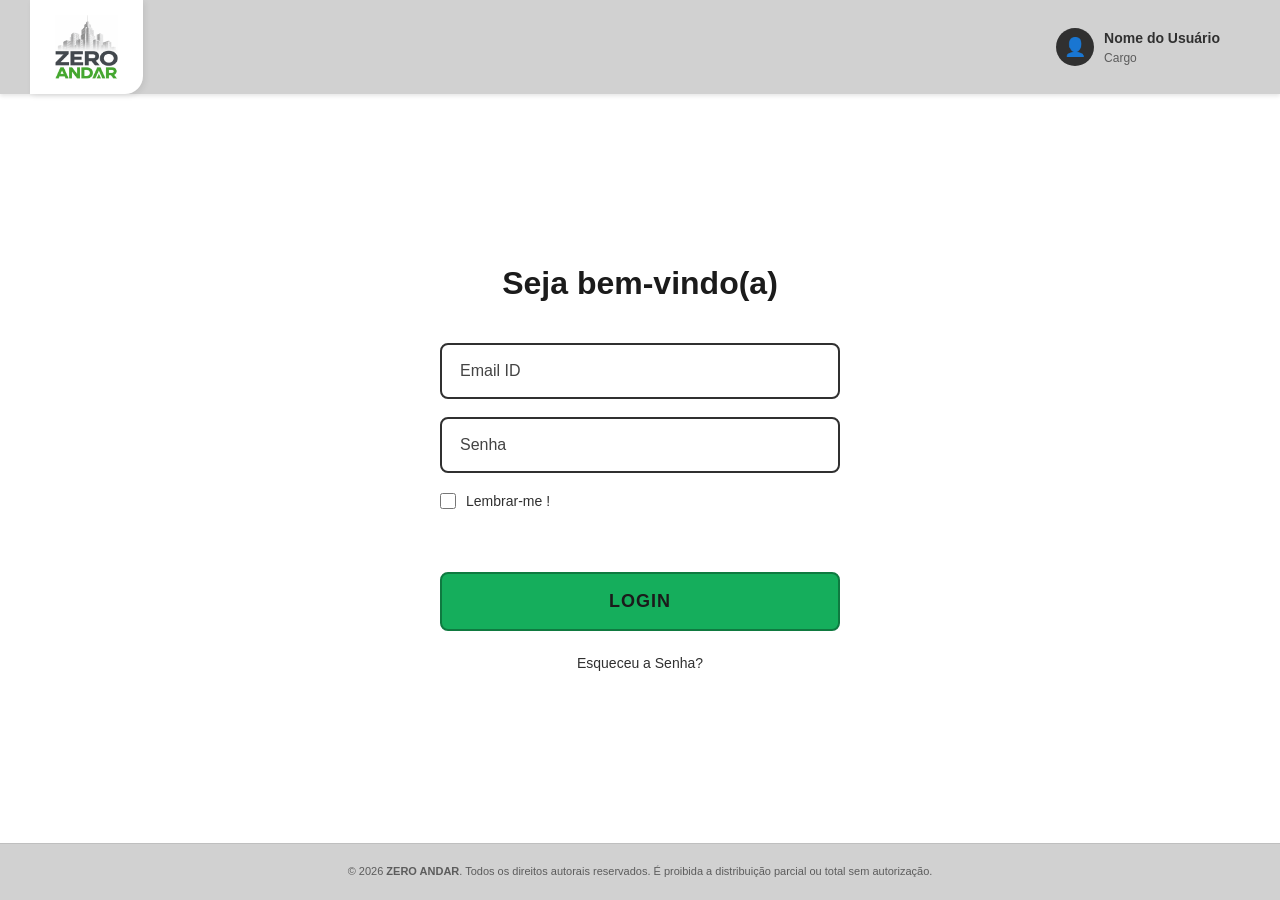
<file: Etapa_8/ZeroAndar_Etapa8/src/main/resources/static/login.html>
<!DOCTYPE html>
<!--
    UC15 - Projeto Integrador 3 - Etapa 8
    @author Alex
    @since 15 de agosto de 2026
    @version 1.8
-->
<html lang="pt-BR">

<head>
    <meta charset="UTF-8">
    <meta name="viewport" content="width=device-width, initial-scale=1.0">
    <title>ZeroAndar - Sistema de Prospecção Imobiliária</title>

    <!-- Bootstrap (usado para o modal de "em construção" em outras telas e reset base) -->
    <link href="https://cdn.jsdelivr.net/npm/bootstrap@5.3.3/dist/css/bootstrap.min.css" rel="stylesheet">

    <!-- CSS unificado do login -->
    <link rel="stylesheet" href="css/style-login.css">
</head>

<body class="login-page">

    <!-- HEADER -->
    <div class="header">
        <div class="logo-box">
            <img src="images/Logotipo.png" alt="Logotipo ZeroAndar" class="logo-img">
        </div>

        <div class="user-menu">
            <div class="user-icon">👤</div>
            <div class="user-info">
                <div class="user-name">Nome do Usuário</div>
                <div class="user-role">Cargo</div>
            </div>
        </div>
    </div>

    <!-- LOGIN -->
    <div class="login-wrapper">
        <h1 class="login-title">Seja bem-vindo(a)</h1>

        <form class="login-form" id="loginForm" novalidate>
            <input type="email" id="email" class="input-field" placeholder="Email ID" autocomplete="username">
            <input type="password" id="senha" class="input-field" placeholder="Senha" autocomplete="current-password">

            <label class="remember-me">
                <input type="checkbox" id="lembrarMe" name="lembrarMe">
                Lembrar-me !
            </label>

            <div class="login-error" id="loginErro"></div>

            <button type="submit" class="btn-login">LOGIN</button>

            <a href="#" id="linkEsqueceuSenha" class="forgot-password">Esqueceu a Senha?</a>
        </form>
    </div>

    <!-- FOOTER -->
    <div class="footer">
        <p>&copy; 2026 <strong>ZERO ANDAR</strong>. Todos os direitos autorais reservados. É proibida a distribuição parcial ou total sem autorização.</p>
    </div>

    <!-- Scripts: jQuery, Bootstrap e logica da tela -->
    <script src="https://code.jquery.com/jquery-3.7.1.min.js"></script>
    <script src="https://cdn.jsdelivr.net/npm/bootstrap@5.3.3/dist/js/bootstrap.bundle.min.js"></script>
    <script src="js/login.js"></script>
</body>

</html>
</file>
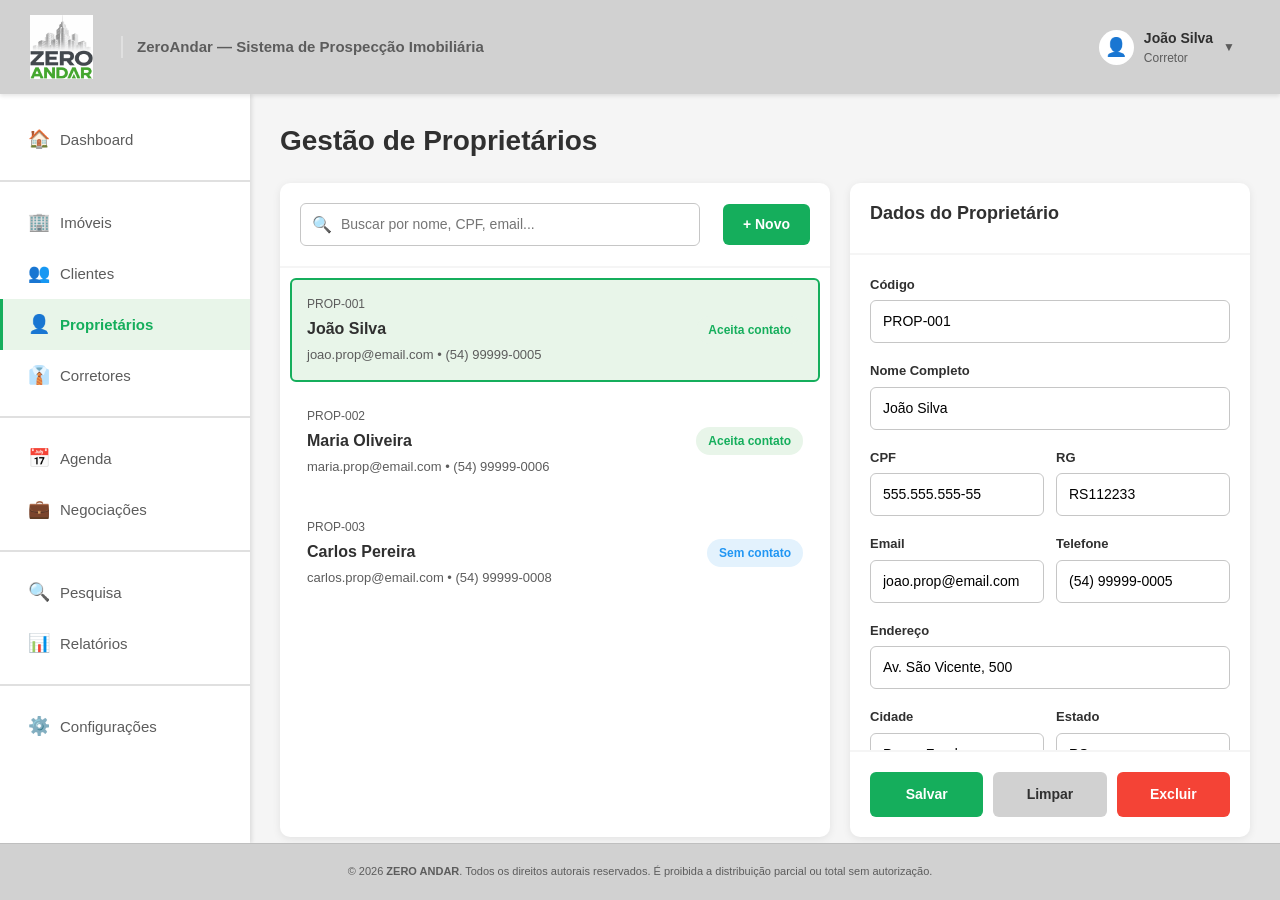
<file: Etapa_8/ZeroAndar_Etapa8/src/main/resources/static/proprietarios.html>
<!DOCTYPE html>
<!--
    UC15 - Projeto Integrador 3 - Etapa 8
    @author Alex
    @since 15 de agosto de 2026
    @version 1.8
-->
<html lang="pt-BR">

<head>
    <meta charset="UTF-8">
    <meta name="viewport" content="width=device-width, initial-scale=1.0">
    <title>ZeroAndar - Sistema de Prospecção Imobiliária</title>

    <link href="https://cdn.jsdelivr.net/npm/bootstrap@5.3.3/dist/css/bootstrap.min.css" rel="stylesheet">
    <link rel="stylesheet" href="css/style-proprietarios.css">
</head>

<body data-page="proprietarios">

    <div class="header">
        <div class="logo">
            <img src="images/Logotipo.png" alt="Logotipo ZeroAndar" class="logo-img">
            <span class="project-name">ZeroAndar &mdash; Sistema de Prospecção Imobiliária</span>
        </div>

        <div class="user-menu" id="userMenu">
            <div class="user-icon">👤</div>
            <div class="user-info">
                <div class="user-name" id="userNameLabel">João Silva</div>
                <div class="user-role" id="userRoleLabel">Corretor</div>
            </div>
            <div class="dropdown-arrow">▼</div>
            <div class="user-dropdown">
                <a href="#" class="user-dropdown-item" id="btnTrocarUsuario">🔄 Trocar de usuário</a>
                <a href="login.html" class="user-dropdown-item logout" id="btnSair">🚪 Sair do app</a>
            </div>
        </div>
    </div>

    <!-- SIDEBAR -->
    <div class="sidebar">
        <a href="dashboard.html" class="menu-item" data-page="dashboard">
            <span class="menu-icon">🏠</span>
            <span>Dashboard</span>
        </a>

        <div class="menu-separator"></div>

        <a href="imoveis.html" class="menu-item" data-page="imoveis">
            <span class="menu-icon">🏢</span>
            <span>Imóveis</span>
        </a>
        <a href="clientes.html" class="menu-item" data-page="clientes">
            <span class="menu-icon">👥</span>
            <span>Clientes</span>
        </a>
        <a href="proprietarios.html" class="menu-item active" data-page="proprietarios">
            <span class="menu-icon">👤</span>
            <span>Proprietários</span>
        </a>
        <a href="corretores.html" class="menu-item" data-page="corretores">
            <span class="menu-icon">👔</span>
            <span>Corretores</span>
        </a>

        <div class="menu-separator"></div>

        <a href="#" class="menu-item" data-page="agenda" data-em-construcao="true">
            <span class="menu-icon">📅</span>
            <span>Agenda</span>
        </a>
        <a href="#" class="menu-item" data-page="negociacoes" data-em-construcao="true">
            <span class="menu-icon">💼</span>
            <span>Negociações</span>
        </a>

        <div class="menu-separator"></div>

        <a href="#" class="menu-item" data-page="pesquisa" data-em-construcao="true">
            <span class="menu-icon">🔍</span>
            <span>Pesquisa</span>
        </a>
        <a href="#" class="menu-item" data-page="relatorios" data-em-construcao="true">
            <span class="menu-icon">📊</span>
            <span>Relatórios</span>
        </a>

        <div class="menu-separator"></div>

        <a href="#" class="menu-item" data-page="configuracoes" data-em-construcao="true">
            <span class="menu-icon">⚙️</span>
            <span>Configurações</span>
        </a>
    </div>

    <!-- MAIN CONTENT -->
    <div class="main-content">
        <h1 class="page-title">Gestão de Proprietários</h1>

        <div class="crud-container">
            <!-- LISTA (CENTRO) -->
            <div class="list-section">
                <div class="list-header">
                    <div class="search-box">
                        <span class="search-icon">🔍</span>
                        <input type="text" class="search-input" id="buscaProprietario" placeholder="Buscar por nome, CPF, email...">
                    </div>
                    <button class="btn-new" id="btnNovoProprietario">+ Novo</button>
                </div>

                <div class="list-body" id="listaProprietarios">
                    <!-- Proprietários restaurados (o JS pode limpar e repopular depois) -->
                    <div class="list-item selected">
                        <div class="item-main">
                            <div class="item-code">PROP-001</div>
                            <div class="item-title">João Silva</div>
                            <div class="item-subtitle">joao.silva@email.com • 3 imóveis</div>
                        </div>
                        <span class="item-badge badge-success">Ativo</span>
                    </div>
                    <div class="list-item">
                        <div class="item-main">
                            <div class="item-code">PROP-002</div>
                            <div class="item-title">Maria Oliveira</div>
                            <div class="item-subtitle">maria.oliveira@email.com • 2 imóveis</div>
                        </div>
                        <span class="item-badge badge-success">Ativo</span>
                    </div>
                    <div class="list-item">
                        <div class="item-main">
                            <div class="item-code">PROP-003</div>
                            <div class="item-title">Carlos Pereira</div>
                            <div class="item-subtitle">carlos.pereira@email.com • 1 imóvel</div>
                        </div>
                        <span class="item-badge badge-info">Contato</span>
                    </div>
                </div>
            </div>

            <!-- FORMULÁRIO (DIREITA) -->
            <div class="form-section">
                <div class="form-header">
                    <h2 class="form-title" id="formProprietarioTitulo">Dados do Proprietário</h2>
                </div>

                <form id="formProprietario" novalidate>
                    <div class="form-body">
                        <input type="hidden" id="proprietarioId">

                        <div class="form-group">
                            <label class="form-label">Código</label>
                            <input type="text" class="form-input" id="proprietarioCodigo" value="PROP-001" readonly>
                        </div>

                        <div class="form-group">
                            <label class="form-label">Nome Completo</label>
                            <input type="text" class="form-input" id="proprietarioNome" value="João Silva" required>
                            <div class="form-error">Informe o nome completo do proprietário.</div>
                        </div>

                        <div class="form-row">
                            <div class="form-group">
                                <label class="form-label">CPF</label>
                                <input type="text" class="form-input" id="proprietarioCpf" value="123.456.789-01" placeholder="000.000.000-00" required>
                                <div class="form-error">Informe um CPF válido (000.000.000-00).</div>
                            </div>
                            <div class="form-group">
                                <label class="form-label">RG</label>
                                <input type="text" class="form-input" id="proprietarioRg" value="SP987654">
                            </div>
                        </div>

                        <div class="form-row">
                            <div class="form-group">
                                <label class="form-label">Email</label>
                                <input type="email" class="form-input" id="proprietarioEmail" value="joao.silva@email.com" required>
                                <div class="form-error">Informe um e-mail válido.</div>
                            </div>
                            <div class="form-group">
                                <label class="form-label">Telefone</label>
                                <input type="text" class="form-input" id="proprietarioTelefone" value="(54) 99999-0005" placeholder="(00) 00000-0000">
                            </div>
                        </div>

                        <div class="form-group">
                            <label class="form-label">Endereço</label>
                            <input type="text" class="form-input" id="proprietarioEndereco" value="Av. Brasil, 1500">
                        </div>

                        <div class="form-row">
                            <div class="form-group">
                                <label class="form-label">Cidade</label>
                                <input type="text" class="form-input" id="proprietarioCidade" value="Passo Fundo">
                            </div>
                            <div class="form-group">
                                <label class="form-label">Estado</label>
                                <input type="text" maxlength="2" class="form-input" id="proprietarioEstado" value="RS">
                            </div>
                        </div>

                        <div class="form-group">
                            <label class="form-label">Data de Cadastro</label>
                            <input type="date" class="form-input" id="proprietarioDataCadastro" value="2024-12-01">
                        </div>

                        <div class="form-group">
                            <div class="checkbox-group">
                                <input type="checkbox" id="proprietarioAceitaContato" checked>
                                <label for="proprietarioAceitaContato">Aceita receber contato</label>
                            </div>
                        </div>

                        <div class="form-group">
                            <label class="form-label">Imóveis Vinculados</label>
                            <select class="form-select" id="proprietarioImoveis" size="4" multiple>
                                <option selected>IMOV-001 - Apartamento Centro</option>
                                <option selected>IMOV-005 - Casa Vera Cruz</option>
                                <option selected>IMOV-008 - Terreno São Cristóvão</option>
                            </select>
                        </div>

                        <div class="form-group">
                            <label class="form-label">Observações</label>
                            <textarea class="form-textarea" id="proprietarioObservacoes">Proprietário preferencial, priorizar contatos</textarea>
                        </div>
                    </div>

                    <div class="form-footer">
                        <button type="submit" class="btn btn-primary">Salvar</button>
                        <button type="button" class="btn btn-secondary" id="btnLimparProprietario">Limpar</button>
                        <button type="button" class="btn btn-danger" id="btnExcluirProprietario">Excluir</button>
                    </div>
                </form>
            </div>
        </div>
    </div>

    <div class="footer">
        <p>&copy; 2026 <strong>ZERO ANDAR</strong>. Todos os direitos autorais reservados. É proibida a distribuição parcial ou total sem autorização.</p>
    </div>

    <script src="https://code.jquery.com/jquery-3.7.1.min.js"></script>
    <script src="https://cdn.jsdelivr.net/npm/bootstrap@5.3.3/dist/js/bootstrap.bundle.min.js"></script>
    <script src="js/mock-data.js"></script>
    <script src="js/common.js"></script>
    <script src="js/proprietarios.js"></script>
</body>

</html>
</file>
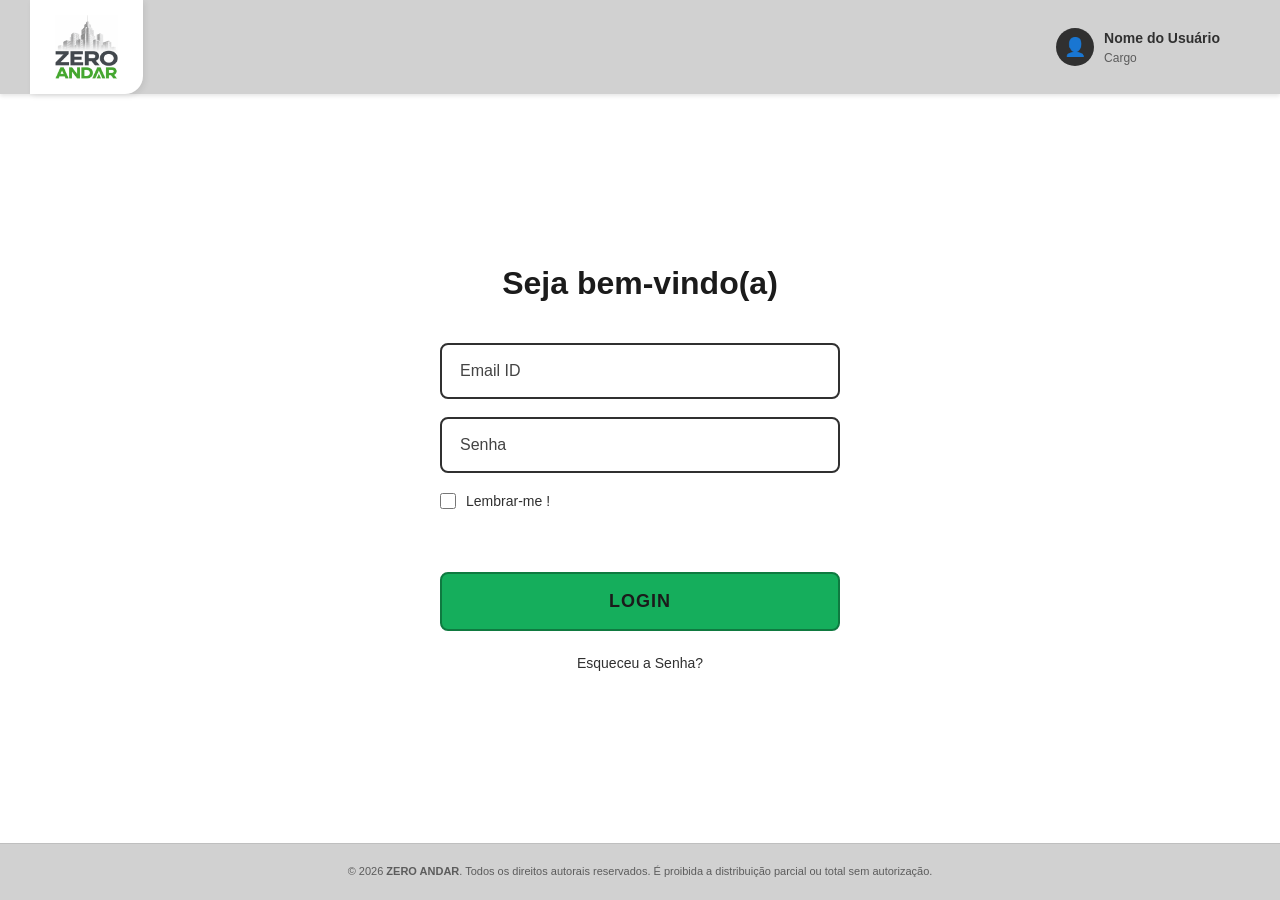
<file: Etapa_9/ZeroAndar_Etapa9/src/main/resources/static/login.html>
<!DOCTYPE html>
<!--
    UC15 - Projeto Integrador 3 - Etapa 9
    @author Alex
    @since 15 de agosto de 2026
    @version 1.9
-->
<html lang="pt-BR">

<head>
    <meta charset="UTF-8">
    <meta name="viewport" content="width=device-width, initial-scale=1.0">
    <title>ZeroAndar - Sistema de Prospecção Imobiliária</title>

    <!-- Bootstrap (usado para o modal de "em construção" em outras telas e reset base) -->
    <link href="https://cdn.jsdelivr.net/npm/bootstrap@5.3.3/dist/css/bootstrap.min.css" rel="stylesheet">

    <!-- CSS unificado do login -->
    <link rel="stylesheet" href="css/style-login.css">
</head>

<body class="login-page">

    <!-- HEADER -->
    <div class="header">
        <div class="logo-box">
            <img src="images/Logotipo.png" alt="Logotipo ZeroAndar" class="logo-img">
        </div>

        <div class="user-menu">
            <div class="user-icon">👤</div>
            <div class="user-info">
                <div class="user-name">Nome do Usuário</div>
                <div class="user-role">Cargo</div>
            </div>
        </div>
    </div>

    <!-- LOGIN -->
    <div class="login-wrapper">
        <h1 class="login-title">Seja bem-vindo(a)</h1>

        <form class="login-form" id="loginForm" novalidate>
            <input type="email" id="email" class="input-field" placeholder="Email ID" autocomplete="username">
            <input type="password" id="senha" class="input-field" placeholder="Senha" autocomplete="current-password">

            <label class="remember-me">
                <input type="checkbox" id="lembrarMe" name="lembrarMe">
                Lembrar-me !
            </label>

            <div class="login-error" id="loginErro"></div>

            <button type="submit" class="btn-login">LOGIN</button>

            <a href="#" id="linkEsqueceuSenha" class="forgot-password">Esqueceu a Senha?</a>
        </form>
    </div>

    <!-- FOOTER -->
    <div class="footer">
        <p>&copy; 2026 <strong>ZERO ANDAR</strong>. Todos os direitos autorais reservados. É proibida a distribuição parcial ou total sem autorização.</p>
    </div>

    <!-- Scripts: jQuery, Bootstrap e logica da tela -->
    <script src="https://code.jquery.com/jquery-3.7.1.min.js"></script>
    <script src="https://cdn.jsdelivr.net/npm/bootstrap@5.3.3/dist/js/bootstrap.bundle.min.js"></script>
    <script src="js/api.js"></script>
    <script src="js/login.js"></script>
</body>

</html>
</file>
<file: Etapa_8/ZeroAndar_Etapa8/src/main/resources/static/css/style-clientes.css>
/* =========================================================================
   ZERO ANDAR - Gestão de Clientes
   UC15 - Projeto Integrador 3 - Etapa 8
   CSS unificado: layout base + CRUD
   ========================================================================= */

/* ===== RESET E BASE ===== */
* {
    margin: 0;
    padding: 0;
    box-sizing: border-box;
}

body {
    font-family: 'Segoe UI', Arial, sans-serif;
    background: #F5F5F5;
    color: #303030;
    overflow: hidden;
}

/* ===== CABEÇALHO INSTITUCIONAL (2,5cm) ===== */
.header {
    background: #D1D1D1;
    height: 2.5cm;
    display: flex;
    align-items: center;
    justify-content: space-between;
    padding: 0 30px;
    box-shadow: 0 2px 4px rgba(0, 0, 0, 0.1);
    position: fixed;
    top: 0;
    left: 0;
    right: 0;
    z-index: 100;
}

.logo {
    display: flex;
    align-items: center;
    gap: 14px;
    font-size: 24px;
    font-weight: bold;
}

.logo-img {
    height: 1.7cm;
    width: auto;
    display: block;
	background: #FFFFFF;
    border-bottom-right-radius: 18px;
    box-shadow: 2px 2px 6px rgba(0, 0, 0, 0.08);
    padding: 0 15px;
}

.logo-icon {
    width: 40px;
    height: 40px;
    background: linear-gradient(135deg, #C6C6C6, #919191, #5E5E5E);
    border-radius: 4px;
    display: flex;
    align-items: center;
    justify-content: center;
    color: white;
    font-size: 20px;
}

.logo-zero {
    color: #4D4D4D;
}

.logo-andar {
    color: #5CB85C;
}

.project-name {
    font-size: 15px;
    font-weight: 600;
    color: #5C5C5C;
    padding-left: 14px;
    margin-left: 14px;
    border-left: 2px solid #E0E0E0;
    white-space: nowrap;
}

/* ===== MENU DO USUÁRIO (AVATAR) ===== */
.user-menu {
    position: relative;
    display: flex;
    align-items: center;
    gap: 10px;
    cursor: pointer;
    padding: 8px 15px;
    border-radius: 6px;
    transition: background 0.3s;
}

.user-menu:hover {
    background: #F5F5F5;
}

.user-icon {
    width: 35px;
    height: 35px;
    background: #FFFFFF;
    border-radius: 50%;
    display: flex;
    align-items: center;
    justify-content: center;
    font-size: 18px;
    color: #303030;
}

.user-info {
    display: flex;
    flex-direction: column;
    align-items: flex-start;
}

.user-name {
    font-weight: 600;
    font-size: 14px;
    color: #303030;
}

.user-role {
    font-size: 12px;
    color: #5C5C5C;
}

.dropdown-arrow {
    font-size: 12px;
    color: #5C5C5C;
}

/* Menu suspenso: trocar de usuário / sair do app */
.user-dropdown {
    display: none;
    position: absolute;
    top: 100%;
    right: 0;
    margin-top: 10px;
    background: #FFFFFF;
    border-radius: 8px;
    box-shadow: 0 4px 14px rgba(0, 0, 0, 0.18);
    min-width: 190px;
    overflow: hidden;
    z-index: 200;
}

.user-menu.open .user-dropdown {
    display: block;
}

.user-dropdown-item {
    display: flex;
    align-items: center;
    gap: 10px;
    padding: 12px 16px;
    font-size: 14px;
    color: #303030;
    text-decoration: none;
    transition: background 0.2s;
}

.user-dropdown-item:hover {
    background: #F5F5F5;
}

.user-dropdown-item.logout {
    color: #FA1A1A;
    border-top: 1px solid #F0F0F0;
}

/* ===== MENU LATERAL (SIDEBAR) ===== */
.sidebar {
    position: fixed;
    left: 0;
    top: 2.5cm;
    bottom: 1.5cm;
    width: 250px;
    background: #FFFFFF;
    box-shadow: 2px 0 4px rgba(0, 0, 0, 0.1);
    padding: 20px 0;
    overflow-y: auto;
}

.menu-separator {
    height: 2px;
    background: #E0E0E0;
    margin: 15px 0;
}

.menu-item {
    display: flex;
    align-items: center;
    gap: 12px;
    padding: 12px 25px;
    color: #5C5C5C;
    text-decoration: none;
    transition: all 0.3s;
    font-size: 15px;
    border-left: 3px solid transparent;
}

.menu-item:hover {
    background: #F5F5F5;
    color: #303030;
    border-left-color: #15AE5C;
}

.menu-item.active {
    background: #E8F5E9;
    color: #15AE5C;
    font-weight: 600;
    border-left-color: #15AE5C;
}

.menu-icon {
    font-size: 18px;
    width: 20px;
    text-align: center;
}

/* ===== ÁREA DE CONTEÚDO ===== */
.main-content {
    margin-left: 250px;
    margin-top: 2.5cm;
    margin-bottom: 1.5cm;
    padding: 30px;
    height: calc(100vh - 2.5cm - 1.5cm);
    overflow: hidden;
}

.page-title {
    font-size: 28px;
    font-weight: 600;
    color: #303030;
    margin-bottom: 25px;
}

/* ===== CONTAINER CRUD (LISTA + FORMULÁRIO) ===== */
.crud-container {
    display: grid;
    grid-template-columns: 1fr 400px;
    gap: 20px;
    height: calc(100vh - 2.5cm - 1.5cm - 95px);
}

/* ===== LISTA (ESQUERDA/CENTRO) ===== */
.list-section {
    background: #FFFFFF;
    border-radius: 10px;
    box-shadow: 0 2px 8px rgba(0, 0, 0, 0.08);
    display: flex;
    flex-direction: column;
    overflow: hidden;
}

.list-header {
    padding: 20px;
    border-bottom: 2px solid #F5F5F5;
    display: flex;
    justify-content: space-between;
    align-items: center;
    gap: 12px;
}

.search-box {
    flex: 1;
    max-width: 400px;
    position: relative;
}

.search-input {
    width: 100%;
    padding: 10px 15px 10px 40px;
    border: 1px solid #C6C6C6;
    border-radius: 6px;
    font-size: 14px;
    transition: border 0.3s;
}

.search-input:focus {
    outline: none;
    border-color: #15AE5C;
}

.search-icon {
    position: absolute;
    left: 12px;
    top: 50%;
    transform: translateY(-50%);
    color: #5C5C5C;
    font-size: 16px;
}

.list-body {
    flex: 1;
    overflow-y: auto;
    padding: 10px;
}

.list-empty {
    text-align: center;
    color: #5C5C5C;
    padding: 30px 15px;
    font-size: 14px;
}

.list-item {
    display: flex;
    justify-content: space-between;
    align-items: center;
    padding: 15px;
    border-radius: 6px;
    margin-bottom: 8px;
    cursor: pointer;
    transition: all 0.2s;
    border: 2px solid transparent;
}

.list-item:hover {
    background: #F9F9F9;
}

.list-item.selected {
    background: #E8F5E9;
    border-color: #15AE5C;
}

.item-main {
    flex: 1;
}

.item-code {
    font-size: 12px;
    color: #5C5C5C;
    margin-bottom: 4px;
}

.item-title {
    font-weight: 600;
    color: #303030;
    margin-bottom: 4px;
}

.item-subtitle {
    font-size: 13px;
    color: #5C5C5C;
}

.item-badge {
    padding: 5px 12px;
    border-radius: 20px;
    font-size: 12px;
    font-weight: 600;
    white-space: nowrap;
}

.badge-success {
    background: #E8F5E9;
    color: #15AE5C;
}

.badge-warning {
    background: #FFF3E0;
    color: #FF9800;
}

.badge-danger {
    background: #FFEBEE;
    color: #F44336;
}

.badge-info {
    background: #E3F2FD;
    color: #2196F3;
}

/* ===== FORMULÁRIO (DIREITA) ===== */
.form-section {
    background: #FFFFFF;
    border-radius: 10px;
    box-shadow: 0 2px 8px rgba(0, 0, 0, 0.08);
    display: flex;
    flex-direction: column;
    overflow: hidden;
}

.form-header {
    padding: 20px;
    border-bottom: 2px solid #F5F5F5;
}

.form-title {
    font-size: 18px;
    font-weight: 600;
    color: #303030;
}

/* ===== REGRA ADICIONADA: FORM TAG DENTRO DO FORM-SECTION ===== */
.form-section form {
    flex: 1;
    display: flex;
    flex-direction: column;
    overflow: hidden;
}

.form-body {
    flex: 1;
    overflow-y: auto;
    padding: 20px;
}

.form-group {
    margin-bottom: 18px;
}

.form-label {
    display: block;
    font-size: 13px;
    font-weight: 600;
    color: #303030;
    margin-bottom: 6px;
}

.form-input,
.form-select,
.form-textarea {
    width: 100%;
    padding: 10px 12px;
    border: 1px solid #C6C6C6;
    border-radius: 6px;
    font-size: 14px;
    font-family: inherit;
    transition: border 0.3s;
}

.form-input:focus,
.form-select:focus,
.form-textarea:focus {
    outline: none;
    border-color: #15AE5C;
    box-shadow: 0 0 0 3px rgba(21, 174, 92, 0.1);
}

.form-input.is-invalid,
.form-select.is-invalid,
.form-textarea.is-invalid {
    border-color: #F44336;
    box-shadow: 0 0 0 3px rgba(244, 67, 54, 0.1);
}

.form-error {
    color: #F44336;
    font-size: 12px;
    margin-top: 4px;
    display: none;
}

.form-textarea {
    resize: vertical;
    min-height: 80px;
}

.form-row {
    display: grid;
    grid-template-columns: 1fr 1fr;
    gap: 12px;
}

.checkbox-group {
    display: flex;
    align-items: center;
    gap: 8px;
}

.checkbox-group input[type="checkbox"] {
    width: 18px;
    height: 18px;
    cursor: pointer;
}

/* ===== BOTÕES DO FORMULÁRIO (RODAPÉ DO FRAME DIREITO) ===== */
.form-footer {
    padding: 20px;
    border-top: 2px solid #F5F5F5;
    display: flex;
    gap: 10px;
}

.btn {
    flex: 1;
    padding: 12px;
    border: none;
    border-radius: 6px;
    font-size: 14px;
    font-weight: 600;
    cursor: pointer;
    transition: all 0.3s;
}

.btn-primary {
    background: #15AE5C;
    color: #FFFFFF;
}

.btn-primary:hover {
    background: #139F52;
}

.btn-secondary {
    background: #D1D1D1;
    color: #303030;
}

.btn-secondary:hover {
    background: #C6C6C6;
}

.btn-danger {
    background: #F44336;
    color: #FFFFFF;
}

.btn-danger:hover {
    background: #D32F2F;
}

.btn-new {
    background: #15AE5C;
    color: #FFFFFF;
    padding: 10px 20px;
    border: none;
    border-radius: 6px;
    font-size: 14px;
    font-weight: 600;
    cursor: pointer;
    transition: background 0.3s;
    white-space: nowrap;
}

.btn-new:hover {
    background: #139F52;
}

/* ===== RODAPÉ INSTITUCIONAL (1,5cm) ===== */
.footer {
    position: fixed;
    left: 0;
    right: 0;
    bottom: 0;
    height: 1.5cm;
    background: #D1D1D1;
    border-top: 1px solid #BFBFBF;
    display: flex;
    align-items: center;
    justify-content: center;
    padding: 0 20px;
    z-index: 100;
    text-align: center;
}

.footer p {
    font-size: 11px;
    line-height: 1.4;
    color: #5C5C5C;
    margin: 0;
}

.footer strong {
    font-weight: 700;
    color: #5C5C5C;
}
</file>
<file: Etapa_8/ZeroAndar_Etapa8/src/main/resources/static/css/style-corretores.css>
/* =========================================================================
   ZERO ANDAR - Gestão de Corretores
   UC15 - Projeto Integrador 3 - Etapa 8
   CSS unificado: layout base + CRUD
   ========================================================================= */

/* ===== RESET E BASE ===== */
* {
    margin: 0;
    padding: 0;
    box-sizing: border-box;
}

body {
    font-family: 'Segoe UI', Arial, sans-serif;
    background: #F5F5F5;
    color: #303030;
    overflow: hidden;
}

/* ===== CABEÇALHO INSTITUCIONAL (2,5cm) ===== */
.header {
    background: #D1D1D1;
    height: 2.5cm;
    display: flex;
    align-items: center;
    justify-content: space-between;
    padding: 0 30px;
    box-shadow: 0 2px 4px rgba(0, 0, 0, 0.1);
    position: fixed;
    top: 0;
    left: 0;
    right: 0;
    z-index: 100;
}

.logo {
    display: flex;
    align-items: center;
    gap: 14px;
    font-size: 24px;
    font-weight: bold;
}

.logo-img {
    height: 1.7cm;
    width: auto;
    display: block;
}

.logo-icon {
    width: 40px;
    height: 40px;
    background: linear-gradient(135deg, #C6C6C6, #919191, #5E5E5E);
    border-radius: 4px;
    display: flex;
    align-items: center;
    justify-content: center;
    color: white;
    font-size: 20px;
}

.logo-zero {
    color: #4D4D4D;
}

.logo-andar {
    color: #5CB85C;
}

.project-name {
    font-size: 15px;
    font-weight: 600;
    color: #5C5C5C;
    padding-left: 14px;
    margin-left: 14px;
    border-left: 2px solid #E0E0E0;
    white-space: nowrap;
}

/* ===== MENU DO USUÁRIO (AVATAR) ===== */
.user-menu {
    position: relative;
    display: flex;
    align-items: center;
    gap: 10px;
    cursor: pointer;
    padding: 8px 15px;
    border-radius: 6px;
    transition: background 0.3s;
}

.user-menu:hover {
    background: #F5F5F5;
}

.user-icon {
    width: 35px;
    height: 35px;
    background: #FFFFFF;
    border-radius: 50%;
    display: flex;
    align-items: center;
    justify-content: center;
    font-size: 18px;
    color: #303030;
}

.user-info {
    display: flex;
    flex-direction: column;
    align-items: flex-start;
}

.user-name {
    font-weight: 600;
    font-size: 14px;
    color: #303030;
}

.user-role {
    font-size: 12px;
    color: #5C5C5C;
}

.dropdown-arrow {
    font-size: 12px;
    color: #5C5C5C;
}

.user-dropdown {
    display: none;
    position: absolute;
    top: 100%;
    right: 0;
    margin-top: 10px;
    background: #FFFFFF;
    border-radius: 8px;
    box-shadow: 0 4px 14px rgba(0, 0, 0, 0.18);
    min-width: 190px;
    overflow: hidden;
    z-index: 200;
}

.user-menu.open .user-dropdown {
    display: block;
}

.user-dropdown-item {
    display: flex;
    align-items: center;
    gap: 10px;
    padding: 12px 16px;
    font-size: 14px;
    color: #303030;
    text-decoration: none;
    transition: background 0.2s;
}

.user-dropdown-item:hover {
    background: #F5F5F5;
}

.user-dropdown-item.logout {
    color: #FA1A1A;
    border-top: 1px solid #F0F0F0;
}

/* ===== MENU LATERAL (SIDEBAR) ===== */
.sidebar {
    position: fixed;
    left: 0;
    top: 2.5cm;
    bottom: 1.5cm;
    width: 250px;
    background: #FFFFFF;
    box-shadow: 2px 0 4px rgba(0, 0, 0, 0.1);
    padding: 20px 0;
    overflow-y: auto;
}

.menu-separator {
    height: 2px;
    background: #E0E0E0;
    margin: 15px 0;
}

.menu-item {
    display: flex;
    align-items: center;
    gap: 12px;
    padding: 12px 25px;
    color: #5C5C5C;
    text-decoration: none;
    transition: all 0.3s;
    font-size: 15px;
    border-left: 3px solid transparent;
}

.menu-item:hover {
    background: #F5F5F5;
    color: #303030;
    border-left-color: #15AE5C;
}

.menu-item.active {
    background: #E8F5E9;
    color: #15AE5C;
    font-weight: 600;
    border-left-color: #15AE5C;
}

.menu-icon {
    font-size: 18px;
    width: 20px;
    text-align: center;
}

/* ===== ÁREA DE CONTEÚDO ===== */
.main-content {
    margin-left: 250px;
    margin-top: 2.5cm;
    margin-bottom: 1.5cm;
    padding: 30px;
    height: calc(100vh - 2.5cm - 1.5cm);
    overflow: hidden;
}

.page-title {
    font-size: 28px;
    font-weight: 600;
    color: #303030;
    margin-bottom: 25px;
}

/* ===== CONTAINER CRUD (LISTA + FORMULÁRIO) ===== */
.crud-container {
    display: grid;
    grid-template-columns: 1fr 400px;
    gap: 20px;
    height: calc(100vh - 2.5cm - 1.5cm - 95px);
}

/* ===== LISTA (CENTRO) ===== */
.list-section {
    background: #FFFFFF;
    border-radius: 10px;
    box-shadow: 0 2px 8px rgba(0, 0, 0, 0.08);
    display: flex;
    flex-direction: column;
    overflow: hidden;
}

.list-header {
    padding: 20px;
    border-bottom: 2px solid #F5F5F5;
    display: flex;
    justify-content: space-between;
    align-items: center;
    gap: 12px;
}

.search-box {
    flex: 1;
    max-width: 400px;
    position: relative;
}

.search-input {
    width: 100%;
    padding: 10px 15px 10px 40px;
    border: 1px solid #C6C6C6;
    border-radius: 6px;
    font-size: 14px;
    transition: border 0.3s;
}

.search-input:focus {
    outline: none;
    border-color: #15AE5C;
}

.search-icon {
    position: absolute;
    left: 12px;
    top: 50%;
    transform: translateY(-50%);
    color: #5C5C5C;
    font-size: 16px;
}

.list-body {
    flex: 1;
    overflow-y: auto;
    padding: 10px;
}

.list-empty {
    text-align: center;
    color: #5C5C5C;
    padding: 30px 15px;
    font-size: 14px;
}

.list-item {
    display: flex;
    justify-content: space-between;
    align-items: center;
    padding: 15px;
    border-radius: 6px;
    margin-bottom: 8px;
    cursor: pointer;
    transition: all 0.2s;
    border: 2px solid transparent;
}

.list-item:hover {
    background: #F9F9F9;
}

.list-item.selected {
    background: #E8F5E9;
    border-color: #15AE5C;
}

.item-main {
    flex: 1;
}

.item-code {
    font-size: 12px;
    color: #5C5C5C;
    margin-bottom: 4px;
}

.item-title {
    font-weight: 600;
    color: #303030;
    margin-bottom: 4px;
}

.item-subtitle {
    font-size: 13px;
    color: #5C5C5C;
}

.item-badge {
    padding: 5px 12px;
    border-radius: 20px;
    font-size: 12px;
    font-weight: 600;
    white-space: nowrap;
}

.badge-success {
    background: #E8F5E9;
    color: #15AE5C;
}

.badge-warning {
    background: #FFF3E0;
    color: #FF9800;
}

.badge-danger {
    background: #FFEBEE;
    color: #F44336;
}

.badge-info {
    background: #E3F2FD;
    color: #2196F3;
}

/* ===== FORMULÁRIO (DIREITA) ===== */
.form-section {
    background: #FFFFFF;
    border-radius: 10px;
    box-shadow: 0 2px 8px rgba(0, 0, 0, 0.08);
    display: flex;
    flex-direction: column;
    overflow: hidden;
}

.form-header {
    padding: 20px;
    border-bottom: 2px solid #F5F5F5;
}

.form-title {
    font-size: 18px;
    font-weight: 600;
    color: #303030;
}

/* ===== CORREÇÃO CRÍTICA: FORM TAG DENTRO DO FORM-SECTION ===== */
.form-section form {
    flex: 1;
    display: flex;
    flex-direction: column;
    overflow: hidden;
}

.form-body {
    flex: 1;
    overflow-y: auto;
    padding: 20px;
}

.form-group {
    margin-bottom: 18px;
}

.form-label {
    display: block;
    font-size: 13px;
    font-weight: 600;
    color: #303030;
    margin-bottom: 6px;
}

.form-input,
.form-select,
.form-textarea {
    width: 100%;
    padding: 10px 12px;
    border: 1px solid #C6C6C6;
    border-radius: 6px;
    font-size: 14px;
    font-family: inherit;
    transition: border 0.3s;
}

.form-input:focus,
.form-select:focus,
.form-textarea:focus {
    outline: none;
    border-color: #15AE5C;
    box-shadow: 0 0 0 3px rgba(21, 174, 92, 0.1);
}

.form-input.is-invalid,
.form-select.is-invalid,
.form-textarea.is-invalid {
    border-color: #F44336;
    box-shadow: 0 0 0 3px rgba(244, 67, 54, 0.1);
}

.form-error {
    color: #F44336;
    font-size: 12px;
    margin-top: 4px;
    display: none;
}

.form-textarea {
    resize: vertical;
    min-height: 80px;
}

.form-row {
    display: grid;
    grid-template-columns: 1fr 1fr;
    gap: 12px;
}

.checkbox-group {
    display: flex;
    align-items: center;
    gap: 8px;
}

.checkbox-group input[type="checkbox"] {
    width: 18px;
    height: 18px;
    cursor: pointer;
}

/* ===== BOTÕES DO FORMULÁRIO (RODAPÉ DO FRAME DIREITO) ===== */
.form-footer {
    padding: 20px;
    border-top: 2px solid #F5F5F5;
    display: flex;
    gap: 10px;
}

.btn {
    flex: 1;
    padding: 12px;
    border: none;
    border-radius: 6px;
    font-size: 14px;
    font-weight: 600;
    cursor: pointer;
    transition: all 0.3s;
}

.btn-primary {
    background: #15AE5C;
    color: #FFFFFF;
}

.btn-primary:hover {
    background: #139F52;
}

.btn-secondary {
    background: #D1D1D1;
    color: #303030;
}

.btn-secondary:hover {
    background: #C6C6C6;
}

.btn-danger {
    background: #F44336;
    color: #FFFFFF;
}

.btn-danger:hover {
    background: #D32F2F;
}

.btn-new {
    background: #15AE5C;
    color: #FFFFFF;
    padding: 10px 20px;
    border: none;
    border-radius: 6px;
    font-size: 14px;
    font-weight: 600;
    cursor: pointer;
    transition: background 0.3s;
    white-space: nowrap;
}

.btn-new:hover {
    background: #139F52;
}

/* ===== RODAPÉ INSTITUCIONAL (1,5cm) ===== */
.footer {
    position: fixed;
    left: 0;
    right: 0;
    bottom: 0;
    height: 1.5cm;
    background: #D1D1D1;
    border-top: 1px solid #BFBFBF;
    display: flex;
    align-items: center;
    justify-content: center;
    padding: 0 20px;
    z-index: 100;
    text-align: center;
}

.footer p {
    font-size: 11px;
    line-height: 1.4;
    color: #5C5C5C;
    margin: 0;
}

.footer strong {
    font-weight: 700;
    color: #5C5C5C;
}
</file>
<file: Etapa_8/ZeroAndar_Etapa8/src/main/resources/static/css/style-dashboard.css>
/* =========================================================================
   ZERO ANDAR - Dashboard
   UC15 - Projeto Integrador 3 - Etapa 8
   CSS unificado: layout base + estilos específicos do dashboard
   ========================================================================= */

/* ===== RESET E BASE ===== */
* {
    margin: 0;
    padding: 0;
    box-sizing: border-box;
}

body {
    font-family: 'Segoe UI', Arial, sans-serif;
    background: #F5F5F5;
    color: #303030;
    overflow: hidden;
}

/* ===== CABEÇALHO INSTITUCIONAL (2,5cm) ===== */
.header {
    background: #D1D1D1;
    height: 2.5cm;
    display: flex;
    align-items: center;
    justify-content: space-between;
    padding: 0 30px;
    box-shadow: 0 2px 4px rgba(0, 0, 0, 0.1);
    position: fixed;
    top: 0;
    left: 0;
    right: 0;
    z-index: 100;
}

.logo {
    display: flex;
    align-items: center;
    gap: 14px;
    font-size: 24px;
    font-weight: bold;
}

.logo-img {
    height: 1.7cm;
    width: auto;
    display: block;
}

.logo-icon {
    width: 40px;
    height: 40px;
    background: linear-gradient(135deg, #C6C6C6, #919191, #5E5E5E);
    border-radius: 4px;
    display: flex;
    align-items: center;
    justify-content: center;
    color: white;
    font-size: 20px;
}

.logo-zero {
    color: #4D4D4D;
}

.logo-andar {
    color: #5CB85C;
}

.project-name {
    font-size: 15px;
    font-weight: 600;
    color: #5C5C5C;
    padding-left: 14px;
    margin-left: 14px;
    border-left: 2px solid #E0E0E0;
    white-space: nowrap;
}

/* ===== MENU DO USUÁRIO (AVATAR) ===== */
.user-menu {
    position: relative;
    display: flex;
    align-items: center;
    gap: 10px;
    cursor: pointer;
    padding: 8px 15px;
    border-radius: 6px;
    transition: background-color 0.3s;
}

.user-menu:hover {
    background: #F5F5F5;
}

.user-icon {
    width: 35px;
    height: 35px;
    background: #FFFFFF;
    border-radius: 50%;
    display: flex;
    align-items: center;
    justify-content: center;
    font-size: 18px;
    color: #303030;
}

.user-info {
    display: flex;
    flex-direction: column;
    align-items: flex-start;
}

.user-name {
    font-weight: 600;
    font-size: 14px;
    color: #303030;
}

.user-role {
    font-size: 12px;
    color: #5C5C5C;
}

.dropdown-arrow {
    font-size: 12px;
    color: #5C5C5C;
}

.user-dropdown {
    display: none;
    position: absolute;
    top: 100%;
    right: 0;
    margin-top: 10px;
    background: #FFFFFF;
    border-radius: 8px;
    box-shadow: 0 4px 14px rgba(0, 0, 0, 0.18);
    min-width: 190px;
    overflow: hidden;
    z-index: 200;
}

.user-menu.open .user-dropdown {
    display: block;
}

.user-dropdown-item {
    display: flex;
    align-items: center;
    gap: 10px;
    padding: 12px 16px;
    font-size: 14px;
    color: #303030;
    text-decoration: none;
    transition: background-color 0.2s;
}

.user-dropdown-item:hover {
    background: #F5F5F5;
}

.user-dropdown-item.logout {
    color: #FA1A1A;
    border-top: 1px solid #F0F0F0;
}

/* ===== MENU LATERAL (SIDEBAR) ===== */
.sidebar {
    position: fixed;
    left: 0;
    top: 2.5cm;
    bottom: 1.5cm;
    width: 250px;
    background: #FFFFFF;
    box-shadow: 2px 0 4px rgba(0, 0, 0, 0.1);
    padding: 20px 0;
    overflow-y: auto;
}

.menu-separator {
    height: 2px;
    background: #E0E0E0;
    margin: 15px 0;
}

/* ===== CORREÇÃO: transition específico (remove efeito diagonal ao clicar) ===== */
.menu-item {
    display: flex;
    align-items: center;
    gap: 12px;
    padding: 12px 25px;
    color: #5C5C5C;
    text-decoration: none;
    transition: background-color 0.3s, color 0.3s, border-color 0.3s;
    font-size: 15px;
    border-left: 3px solid transparent;
    outline: none;
}

.menu-item:focus,
.menu-item:focus-visible {
    outline: none;
    box-shadow: none;
}

.menu-item:hover {
    background: #F5F5F5;
    color: #303030;
    border-left-color: #15AE5C;
}

.menu-item.active {
    background: #E8F5E9;
    color: #15AE5C;
    font-weight: 600;
    border-left-color: #15AE5C;
}

.menu-icon {
    font-size: 18px;
    width: 20px;
    text-align: center;
}

/* ===== ÁREA DE CONTEÚDO ===== */
.main-content {
    margin-left: 250px;
    margin-top: 2.5cm;
    margin-bottom: 1.5cm;
    padding: 30px;
    height: calc(100vh - 2.5cm - 1.5cm);
    overflow-y: auto;
}

.page-title {
    font-size: 28px;
    font-weight: 600;
    color: #303030;
    margin-bottom: 25px;
}

/* ===== CARDS DE ESTATÍSTICAS ===== */
.stats-grid {
    display: grid;
    grid-template-columns: repeat(4, 1fr);
    gap: 20px;
    margin-bottom: 30px;
}

.stat-card {
    background: #FFFFFF;
    padding: 25px;
    border-radius: 10px;
    box-shadow: 0 2px 8px rgba(0, 0, 0, 0.08);
    display: flex;
    align-items: center;
    gap: 20px;
    transition: transform 0.3s, box-shadow 0.3s;
}

.stat-card:hover {
    transform: translateY(-5px);
    box-shadow: 0 4px 12px rgba(0, 0, 0, 0.12);
}

.stat-icon {
    width: 60px;
    height: 60px;
    border-radius: 10px;
    display: flex;
    align-items: center;
    justify-content: center;
    font-size: 28px;
    flex-shrink: 0;
}

.stat-icon.green {
    background: #E8F5E9;
    color: #15AE5C;
}

.stat-icon.blue {
    background: #E3F2FD;
    color: #2196F3;
}

.stat-icon.orange {
    background: #FFF3E0;
    color: #FF9800;
}

.stat-icon.purple {
    background: #F3E5F5;
    color: #9C27B0;
}

.stat-info {
    flex: 1;
}

.stat-label {
    font-size: 13px;
    color: #5C5C5C;
    margin-bottom: 5px;
}

.stat-value {
    font-size: 28px;
    font-weight: 700;
    color: #303030;
}

.stat-online {
    font-size: 20px;
    color: #15AE5C;
    margin-left: 5px;
}

/* ===== SEÇÃO DE IMÓVEIS EM DESTAQUE ===== */
.content-section {
    background: #FFFFFF;
    padding: 25px;
    border-radius: 10px;
    box-shadow: 0 2px 8px rgba(0, 0, 0, 0.08);
    min-height: 400px;
}

.section-header {
    display: flex;
    justify-content: space-between;
    align-items: center;
    margin-bottom: 20px;
    padding-bottom: 15px;
    border-bottom: 2px solid #F5F5F5;
}

.section-title {
    font-size: 18px;
    font-weight: 600;
    color: #303030;
}

.property-grid {
    display: grid;
    grid-template-columns: repeat(3, 1fr);
    gap: 15px;
}

.property-card {
    background: #FAFAFA;
    border-radius: 8px;
    padding: 15px;
    display: flex;
    gap: 15px;
    transition: background-color 0.3s, transform 0.3s;
    cursor: pointer;
}

.property-card:hover {
    background: #F0F0F0;
    transform: translateY(-2px);
}

.property-image {
    width: 80px;
    height: 80px;
    background: linear-gradient(135deg, #E0E0E0, #C6C6C6);
    border-radius: 6px;
    display: flex;
    align-items: center;
    justify-content: center;
    font-size: 32px;
    flex-shrink: 0;
}

.property-info {
    flex: 1;
    display: flex;
    flex-direction: column;
    justify-content: space-between;
}

.property-title {
    font-weight: 600;
    color: #303030;
    font-size: 14px;
    margin-bottom: 5px;
}

.property-address {
    font-size: 12px;
    color: #5C5C5C;
    margin-bottom: 8px;
}

.property-footer {
    display: flex;
    justify-content: space-between;
    align-items: center;
}

.property-price {
    font-weight: 700;
    color: #15AE5C;
    font-size: 14px;
}

.property-badge {
    padding: 4px 10px;
    border-radius: 12px;
    font-size: 11px;
    font-weight: 600;
}

.badge-success {
    background: #E8F5E9;
    color: #15AE5C;
}

.badge-warning {
    background: #FFF3E0;
    color: #FF9800;
}

.badge-danger {
    background: #FFEBEE;
    color: #F44336;
}

.badge-info {
    background: #E3F2FD;
    color: #2196F3;
}

/* ===== RODAPÉ INSTITUCIONAL (1,5cm) ===== */
.footer {
    position: fixed;
    left: 0;
    right: 0;
    bottom: 0;
    height: 1.5cm;
    background: #D1D1D1;
    border-top: 1px solid #BFBFBF;
    display: flex;
    align-items: center;
    justify-content: center;
    padding: 0 20px;
    z-index: 100;
    text-align: center;
}

.footer p {
    font-size: 11px;
    line-height: 1.4;
    color: #5C5C5C;
    margin: 0;
}

.footer strong {
    font-weight: 700;
    color: #5C5C5C;
}
</file>
<file: Etapa_8/ZeroAndar_Etapa8/src/main/resources/static/css/style-imoveis.css>
/* =========================================================================
   ZERO ANDAR - Gestão de Imóveis
   UC15 - Projeto Integrador 3 - Etapa 8
   CSS unificado: layout base + CRUD
   ========================================================================= */

/* ===== RESET E BASE ===== */
* {
    margin: 0;
    padding: 0;
    box-sizing: border-box;
}

body {
    font-family: 'Segoe UI', Arial, sans-serif;
    background: #F5F5F5;
    color: #303030;
    overflow: hidden;
}

/* ===== CABEÇALHO INSTITUCIONAL (2,5cm) ===== */
.header {
    background: #D1D1D1;
    height: 2.5cm;
    display: flex;
    align-items: center;
    justify-content: space-between;
    padding: 0 30px;
    box-shadow: 0 2px 4px rgba(0, 0, 0, 0.1);
    position: fixed;
    top: 0;
    left: 0;
    right: 0;
    z-index: 100;
}

.logo {
    display: flex;
    align-items: center;
    gap: 14px;
    font-size: 24px;
    font-weight: bold;
}

.logo-img {
    height: 1.7cm;
    width: auto;
    display: block;
}

.logo-icon {
    width: 40px;
    height: 40px;
    background: linear-gradient(135deg, #C6C6C6, #919191, #5E5E5E);
    border-radius: 4px;
    display: flex;
    align-items: center;
    justify-content: center;
    color: white;
    font-size: 20px;
}

.logo-zero {
    color: #4D4D4D;
}

.logo-andar {
    color: #5CB85C;
}

.project-name {
    font-size: 15px;
    font-weight: 600;
    color: #5C5C5C;
    padding-left: 14px;
    margin-left: 14px;
    border-left: 2px solid #E0E0E0;
    white-space: nowrap;
}

/* ===== MENU DO USUÁRIO (AVATAR) ===== */
.user-menu {
    position: relative;
    display: flex;
    align-items: center;
    gap: 10px;
    cursor: pointer;
    padding: 8px 15px;
    border-radius: 6px;
    transition: background-color 0.3s;
}

.user-menu:hover {
    background: #F5F5F5;
}

.user-icon {
    width: 35px;
    height: 35px;
    background: #FFFFFF;
    border-radius: 50%;
    display: flex;
    align-items: center;
    justify-content: center;
    font-size: 18px;
    color: #303030;
}

.user-info {
    display: flex;
    flex-direction: column;
    align-items: flex-start;
}

.user-name {
    font-weight: 600;
    font-size: 14px;
    color: #303030;
}

.user-role {
    font-size: 12px;
    color: #5C5C5C;
}

.dropdown-arrow {
    font-size: 12px;
    color: #5C5C5C;
}

.user-dropdown {
    display: none;
    position: absolute;
    top: 100%;
    right: 0;
    margin-top: 10px;
    background: #FFFFFF;
    border-radius: 8px;
    box-shadow: 0 4px 14px rgba(0, 0, 0, 0.18);
    min-width: 190px;
    overflow: hidden;
    z-index: 200;
}

.user-menu.open .user-dropdown {
    display: block;
}

.user-dropdown-item {
    display: flex;
    align-items: center;
    gap: 10px;
    padding: 12px 16px;
    font-size: 14px;
    color: #303030;
    text-decoration: none;
    transition: background-color 0.2s;
}

.user-dropdown-item:hover {
    background: #F5F5F5;
}

.user-dropdown-item.logout {
    color: #FA1A1A;
    border-top: 1px solid #F0F0F0;
}

/* ===== MENU LATERAL (SIDEBAR) ===== */
.sidebar {
    position: fixed;
    left: 0;
    top: 2.5cm;
    bottom: 1.5cm;
    width: 250px;
    background: #FFFFFF;
    box-shadow: 2px 0 4px rgba(0, 0, 0, 0.1);
    padding: 20px 0;
    overflow-y: auto;
}

.menu-separator {
    height: 2px;
    background: #E0E0E0;
    margin: 15px 0;
}

/* ===== CORREÇÃO: transition específico (remove efeito diagonal ao clicar) ===== */
.menu-item {
    display: flex;
    align-items: center;
    gap: 12px;
    padding: 12px 25px;
    color: #5C5C5C;
    text-decoration: none;
    transition: background-color 0.3s, color 0.3s, border-color 0.3s;
    font-size: 15px;
    border-left: 3px solid transparent;
    outline: none;
}

.menu-item:focus,
.menu-item:focus-visible {
    outline: none;
    box-shadow: none;
}

.menu-item:hover {
    background: #F5F5F5;
    color: #303030;
    border-left-color: #15AE5C;
}

.menu-item.active {
    background: #E8F5E9;
    color: #15AE5C;
    font-weight: 600;
    border-left-color: #15AE5C;
}

.menu-icon {
    font-size: 18px;
    width: 20px;
    text-align: center;
}

/* ===== ÁREA DE CONTEÚDO ===== */
.main-content {
    margin-left: 250px;
    margin-top: 2.5cm;
    margin-bottom: 1.5cm;
    padding: 30px;
    height: calc(100vh - 2.5cm - 1.5cm);
    overflow: hidden;
}

.page-title {
    font-size: 28px;
    font-weight: 600;
    color: #303030;
    margin-bottom: 25px;
}

/* ===== CONTAINER CRUD (LISTA + FORMULÁRIO) ===== */
.crud-container {
    display: grid;
    grid-template-columns: 1fr 400px;
    gap: 20px;
    height: calc(100vh - 2.5cm - 1.5cm - 95px);
}

/* ===== LISTA (ESQUERDA/CENTRO) ===== */
.list-section {
    background: #FFFFFF;
    border-radius: 10px;
    box-shadow: 0 2px 8px rgba(0, 0, 0, 0.08);
    display: flex;
    flex-direction: column;
    overflow: hidden;
}

.list-header {
    padding: 20px;
    border-bottom: 2px solid #F5F5F5;
    display: flex;
    justify-content: space-between;
    align-items: center;
    gap: 12px;
}

.search-box {
    flex: 1;
    max-width: 400px;
    position: relative;
}

.search-input {
    width: 100%;
    padding: 10px 15px 10px 40px;
    border: 1px solid #C6C6C6;
    border-radius: 6px;
    font-size: 14px;
    transition: border-color 0.3s;
}

.search-input:focus {
    outline: none;
    border-color: #15AE5C;
}

.search-icon {
    position: absolute;
    left: 12px;
    top: 50%;
    transform: translateY(-50%);
    color: #5C5C5C;
    font-size: 16px;
}

.list-body {
    flex: 1;
    overflow-y: auto;
    padding: 10px;
}

.list-empty {
    text-align: center;
    color: #5C5C5C;
    padding: 30px 15px;
    font-size: 14px;
}

.list-item {
    display: flex;
    justify-content: space-between;
    align-items: center;
    padding: 15px;
    border-radius: 6px;
    margin-bottom: 8px;
    cursor: pointer;
    transition: background-color 0.2s, border-color 0.2s;
    border: 2px solid transparent;
}

.list-item:hover {
    background: #F9F9F9;
}

.list-item.selected {
    background: #E8F5E9;
    border-color: #15AE5C;
}

.item-main {
    flex: 1;
}

.item-code {
    font-size: 12px;
    color: #5C5C5C;
    margin-bottom: 4px;
}

.item-title {
    font-weight: 600;
    color: #303030;
    margin-bottom: 4px;
}

.item-subtitle {
    font-size: 13px;
    color: #5C5C5C;
}

.item-badge {
    padding: 5px 12px;
    border-radius: 20px;
    font-size: 12px;
    font-weight: 600;
    white-space: nowrap;
}

.badge-success {
    background: #E8F5E9;
    color: #15AE5C;
}

.badge-warning {
    background: #FFF3E0;
    color: #FF9800;
}

.badge-danger {
    background: #FFEBEE;
    color: #F44336;
}

.badge-info {
    background: #E3F2FD;
    color: #2196F3;
}

/* ===== FORMULÁRIO (DIREITA) ===== */
.form-section {
    background: #FFFFFF;
    border-radius: 10px;
    box-shadow: 0 2px 8px rgba(0, 0, 0, 0.08);
    display: flex;
    flex-direction: column;
    overflow: hidden;
}

.form-header {
    padding: 20px;
    border-bottom: 2px solid #F5F5F5;
}

.form-title {
    font-size: 18px;
    font-weight: 600;
    color: #303030;
}

/* ===== CORREÇÃO CRÍTICA: FORM TAG DENTRO DO FORM-SECTION ===== */
.form-section form {
    flex: 1;
    display: flex;
    flex-direction: column;
    overflow: hidden;
}

.form-body {
    flex: 1;
    overflow-y: auto;
    padding: 20px;
}

.form-group {
    margin-bottom: 18px;
}

.form-label {
    display: block;
    font-size: 13px;
    font-weight: 600;
    color: #303030;
    margin-bottom: 6px;
}

.form-input,
.form-select,
.form-textarea {
    width: 100%;
    padding: 10px 12px;
    border: 1px solid #C6C6C6;
    border-radius: 6px;
    font-size: 14px;
    font-family: inherit;
    transition: border-color 0.3s;
}

.form-input:focus,
.form-select:focus,
.form-textarea:focus {
    outline: none;
    border-color: #15AE5C;
    box-shadow: 0 0 0 3px rgba(21, 174, 92, 0.1);
}

.form-input.is-invalid,
.form-select.is-invalid,
.form-textarea.is-invalid {
    border-color: #F44336;
    box-shadow: 0 0 0 3px rgba(244, 67, 54, 0.1);
}

.form-error {
    color: #F44336;
    font-size: 12px;
    margin-top: 4px;
    display: none;
}

.form-textarea {
    resize: vertical;
    min-height: 80px;
}

.form-row {
    display: grid;
    grid-template-columns: 1fr 1fr;
    gap: 12px;
}

.checkbox-group {
    display: flex;
    align-items: center;
    gap: 8px;
}

.checkbox-group input[type="checkbox"] {
    width: 18px;
    height: 18px;
    cursor: pointer;
}

/* ===== BOTÕES DO FORMULÁRIO (RODAPÉ DO FRAME DIREITO) ===== */
.form-footer {
    padding: 20px;
    border-top: 2px solid #F5F5F5;
    display: flex;
    gap: 10px;
}

.btn {
    flex: 1;
    padding: 12px;
    border: none;
    border-radius: 6px;
    font-size: 14px;
    font-weight: 600;
    cursor: pointer;
    transition: background-color 0.3s;
}

.btn-primary {
    background: #15AE5C;
    color: #FFFFFF;
}

.btn-primary:hover {
    background: #139F52;
}

.btn-secondary {
    background: #D1D1D1;
    color: #303030;
}

.btn-secondary:hover {
    background: #C6C6C6;
}

.btn-danger {
    background: #F44336;
    color: #FFFFFF;
}

.btn-danger:hover {
    background: #D32F2F;
}

.btn-new {
    background: #15AE5C;
    color: #FFFFFF;
    padding: 10px 20px;
    border: none;
    border-radius: 6px;
    font-size: 14px;
    font-weight: 600;
    cursor: pointer;
    transition: background-color 0.3s;
    white-space: nowrap;
}

.btn-new:hover {
    background: #139F52;
}

/* ===== RODAPÉ INSTITUCIONAL (1,5cm) ===== */
.footer {
    position: fixed;
    left: 0;
    right: 0;
    bottom: 0;
    height: 1.5cm;
    background: #D1D1D1;
    border-top: 1px solid #BFBFBF;
    display: flex;
    align-items: center;
    justify-content: center;
    padding: 0 20px;
    z-index: 100;
    text-align: center;
}

.footer p {
    font-size: 11px;
    line-height: 1.4;
    color: #5C5C5C;
    margin: 0;
}

.footer strong {
    font-weight: 700;
    color: #5C5C5C;
}
</file>
<file: Etapa_8/ZeroAndar_Etapa8/src/main/resources/static/css/style-login.css>
/* =========================================================================
   ZERO ANDAR - Tela de Login
   UC15 - Projeto Integrador 3 - Etapa 8
   CSS unificado: layout base (header/footer) + estilos específicos do login
   ========================================================================= */

/* ===== RESET E BASE ===== */
* {
    margin: 0;
    padding: 0;
    box-sizing: border-box;
}

body {
    font-family: 'Segoe UI', Arial, sans-serif;
    background: #F5F5F5;
    color: #303030;
    overflow: hidden;
}

body.login-page {
    background: #FFFFFF;
}

/* ===== CABEÇALHO INSTITUCIONAL (2,5cm) ===== */
.header {
    background: #D1D1D1;
    height: 2.5cm;
    display: flex;
    align-items: center;
    justify-content: space-between;
    padding: 0 30px;
    box-shadow: 0 2px 4px rgba(0, 0, 0, 0.1);
    position: fixed;
    top: 0;
    left: 0;
    right: 0;
    z-index: 100;
}

/* Logo em caixa branca exclusiva do login */
.login-page .logo-box {
    height: 100%;
    display: flex;
    align-items: center;
    justify-content: center;
    padding: 0 25px;
    background: #FFFFFF;
    border-bottom-right-radius: 18px;
    box-shadow: 2px 2px 6px rgba(0, 0, 0, 0.08);
}

.logo-img {
    height: 1.7cm;
    width: auto;
    display: block;
}

/* User menu do login (decorativo, sem dropdown) */
.login-page .user-menu {
    display: flex;
    align-items: center;
    gap: 10px;
    padding: 0 30px;
    cursor: default;
    transition: none;
}

.login-page .user-menu:hover {
    background: transparent;
}

.login-page .user-icon {
    width: 38px;
    height: 38px;
    background: #303030;
    color: #FFFFFF;
    border-radius: 50%;
    display: flex;
    align-items: center;
    justify-content: center;
    font-size: 18px;
}

.user-info {
    display: flex;
    flex-direction: column;
    align-items: flex-start;
}

.user-name {
    font-weight: 600;
    font-size: 14px;
    color: #303030;
}

.user-role {
    font-size: 12px;
    color: #5C5C5C;
}

/* ===== ÁREA CENTRAL DE LOGIN ===== */
.login-wrapper {
    margin-top: 2.5cm;
    height: calc(100vh - 2.5cm - 1.5cm);
    display: flex;
    flex-direction: column;
    align-items: center;
    justify-content: center;
    padding: 20px;
}

.login-title {
    font-size: 32px;
    font-weight: 800;
    color: #1B1B1B;
    margin-bottom: 40px;
    text-align: center;
}

.login-form {
    width: 100%;
    max-width: 400px;
    display: flex;
    flex-direction: column;
    gap: 18px;
}

/* ===== CAMPOS DE INPUT ===== */
.input-field {
    width: 100%;
    padding: 14px 18px;
    font-size: 16px;
    font-family: inherit;
    color: #303030;
    border: 2px solid #303030;
    border-radius: 8px;
    outline: none;
    background: #FFFFFF;
    transition: border-color 0.3s;
}

.input-field:focus {
    border-color: #15AE5C;
}

.input-field.is-invalid {
    border-color: #F44336;
}

.input-field::placeholder {
    color: #303030;
    opacity: 0.9;
}

/* ===== MENSAGEM DE ERRO ===== */
.login-error {
    color: #F44336;
    font-size: 13px;
    text-align: center;
    min-height: 18px;
}

/* ===== LEMBRAR-ME ===== */
.remember-me {
    display: flex;
    align-items: center;
    gap: 10px;
    font-size: 14px;
    color: #303030;
    cursor: pointer;
    user-select: none;
}

.remember-me input {
    width: 16px;
    height: 16px;
    accent-color: #15AE5C;
    cursor: pointer;
}

/* ===== BOTÃO LOGIN ===== */
.btn-login {
    width: 100%;
    padding: 14px;
    font-size: 18px;
    font-weight: 800;
    font-family: inherit;
    letter-spacing: 1px;
    color: #1B1B1B;
    background: #15AE5C;
    border: 2px solid #0F7A40;
    border-radius: 8px;
    cursor: pointer;
    transition: background-color 0.3s;
    margin-top: 6px;
}

.btn-login:hover {
    background: #139F52;
}

.btn-login:disabled {
    opacity: 0.7;
    cursor: not-allowed;
}

/* ===== LINK ESQUECEU A SENHA ===== */
.forgot-password {
    display: block;
    text-align: center;
    font-size: 14px;
    color: #303030;
    text-decoration: none;
    margin-top: 4px;
    transition: color 0.2s;
}

.forgot-password:hover {
    text-decoration: underline;
    color: #15AE5C;
}

/* ===== RODAPÉ INSTITUCIONAL (1,5cm) ===== */
.footer {
    position: fixed;
    left: 0;
    right: 0;
    bottom: 0;
    height: 1.5cm;
    background: #D1D1D1;
    border-top: 1px solid #BFBFBF;
    display: flex;
    align-items: center;
    justify-content: center;
    padding: 0 20px;
    z-index: 100;
    text-align: center;
}

.footer p {
    font-size: 11px;
    line-height: 1.4;
    color: #5C5C5C;
    margin: 0;
}

.footer strong {
    font-weight: 700;
    color: #5C5C5C;
}
</file>
<file: Etapa_8/ZeroAndar_Etapa8/src/main/resources/static/css/style-proprietarios.css>
/* =========================================================================
   ZERO ANDAR - Gestão de Proprietários
   UC15 - Projeto Integrador 3 - Etapa 8
   CSS unificado: layout base + CRUD
   ========================================================================= */

/* ===== RESET E BASE ===== */
* {
    margin: 0;
    padding: 0;
    box-sizing: border-box;
}

body {
    font-family: 'Segoe UI', Arial, sans-serif;
    background: #F5F5F5;
    color: #303030;
    overflow: hidden;
}

/* ===== CABEÇALHO INSTITUCIONAL (2,5cm) ===== */
.header {
    background: #D1D1D1;
    height: 2.5cm;
    display: flex;
    align-items: center;
    justify-content: space-between;
    padding: 0 30px;
    box-shadow: 0 2px 4px rgba(0, 0, 0, 0.1);
    position: fixed;
    top: 0;
    left: 0;
    right: 0;
    z-index: 100;
}

.logo {
    display: flex;
    align-items: center;
    gap: 14px;
    font-size: 24px;
    font-weight: bold;
}

.logo-img {
    height: 1.7cm;
    width: auto;
    display: block;
}

.logo-icon {
    width: 40px;
    height: 40px;
    background: linear-gradient(135deg, #C6C6C6, #919191, #5E5E5E);
    border-radius: 4px;
    display: flex;
    align-items: center;
    justify-content: center;
    color: white;
    font-size: 20px;
}

.logo-zero {
    color: #4D4D4D;
}

.logo-andar {
    color: #5CB85C;
}

.project-name {
    font-size: 15px;
    font-weight: 600;
    color: #5C5C5C;
    padding-left: 14px;
    margin-left: 14px;
    border-left: 2px solid #E0E0E0;
    white-space: nowrap;
}

/* ===== MENU DO USUÁRIO (AVATAR) ===== */
.user-menu {
    position: relative;
    display: flex;
    align-items: center;
    gap: 10px;
    cursor: pointer;
    padding: 8px 15px;
    border-radius: 6px;
    transition: background 0.3s;
}

.user-menu:hover {
    background: #F5F5F5;
}

.user-icon {
    width: 35px;
    height: 35px;
    background: #FFFFFF;
    border-radius: 50%;
    display: flex;
    align-items: center;
    justify-content: center;
    font-size: 18px;
    color: #303030;
}

.user-info {
    display: flex;
    flex-direction: column;
    align-items: flex-start;
}

.user-name {
    font-weight: 600;
    font-size: 14px;
    color: #303030;
}

.user-role {
    font-size: 12px;
    color: #5C5C5C;
}

.dropdown-arrow {
    font-size: 12px;
    color: #5C5C5C;
}

.user-dropdown {
    display: none;
    position: absolute;
    top: 100%;
    right: 0;
    margin-top: 10px;
    background: #FFFFFF;
    border-radius: 8px;
    box-shadow: 0 4px 14px rgba(0, 0, 0, 0.18);
    min-width: 190px;
    overflow: hidden;
    z-index: 200;
}

.user-menu.open .user-dropdown {
    display: block;
}

.user-dropdown-item {
    display: flex;
    align-items: center;
    gap: 10px;
    padding: 12px 16px;
    font-size: 14px;
    color: #303030;
    text-decoration: none;
    transition: background 0.2s;
}

.user-dropdown-item:hover {
    background: #F5F5F5;
}

.user-dropdown-item.logout {
    color: #FA1A1A;
    border-top: 1px solid #F0F0F0;
}

/* ===== MENU LATERAL (SIDEBAR) ===== */
.sidebar {
    position: fixed;
    left: 0;
    top: 2.5cm;
    bottom: 1.5cm;
    width: 250px;
    background: #FFFFFF;
    box-shadow: 2px 0 4px rgba(0, 0, 0, 0.1);
    padding: 20px 0;
    overflow-y: auto;
}

.menu-separator {
    height: 2px;
    background: #E0E0E0;
    margin: 15px 0;
}

/* ===== CORREÇÃO: transition específico (remove efeito diagonal ao clicar) ===== */
.menu-item {
    display: flex;
    align-items: center;
    gap: 12px;
    padding: 12px 25px;
    color: #5C5C5C;
    text-decoration: none;
    transition: background-color 0.3s, color 0.3s, border-color 0.3s;
    font-size: 15px;
    border-left: 3px solid transparent;
    outline: none;
}

.menu-item:focus,
.menu-item:focus-visible {
    outline: none;
    box-shadow: none;
}

.menu-item:hover {
    background: #F5F5F5;
    color: #303030;
    border-left-color: #15AE5C;
}

.menu-item.active {
    background: #E8F5E9;
    color: #15AE5C;
    font-weight: 600;
    border-left-color: #15AE5C;
}

.menu-icon {
    font-size: 18px;
    width: 20px;
    text-align: center;
}

/* ===== ÁREA DE CONTEÚDO ===== */
.main-content {
    margin-left: 250px;
    margin-top: 2.5cm;
    margin-bottom: 1.5cm;
    padding: 30px;
    height: calc(100vh - 2.5cm - 1.5cm);
    overflow: hidden;
}

.page-title {
    font-size: 28px;
    font-weight: 600;
    color: #303030;
    margin-bottom: 25px;
}

/* ===== CONTAINER CRUD (LISTA + FORMULÁRIO) ===== */
.crud-container {
    display: grid;
    grid-template-columns: 1fr 400px;
    gap: 20px;
    height: calc(100vh - 2.5cm - 1.5cm - 95px);
}

/* ===== LISTA (CENTRO) ===== */
.list-section {
    background: #FFFFFF;
    border-radius: 10px;
    box-shadow: 0 2px 8px rgba(0, 0, 0, 0.08);
    display: flex;
    flex-direction: column;
    overflow: hidden;
}

.list-header {
    padding: 20px;
    border-bottom: 2px solid #F5F5F5;
    display: flex;
    justify-content: space-between;
    align-items: center;
    gap: 12px;
}

.search-box {
    flex: 1;
    max-width: 400px;
    position: relative;
}

.search-input {
    width: 100%;
    padding: 10px 15px 10px 40px;
    border: 1px solid #C6C6C6;
    border-radius: 6px;
    font-size: 14px;
    transition: border 0.3s;
}

.search-input:focus {
    outline: none;
    border-color: #15AE5C;
}

.search-icon {
    position: absolute;
    left: 12px;
    top: 50%;
    transform: translateY(-50%);
    color: #5C5C5C;
    font-size: 16px;
}

.list-body {
    flex: 1;
    overflow-y: auto;
    padding: 10px;
}

.list-empty {
    text-align: center;
    color: #5C5C5C;
    padding: 30px 15px;
    font-size: 14px;
}

.list-item {
    display: flex;
    justify-content: space-between;
    align-items: center;
    padding: 15px;
    border-radius: 6px;
    margin-bottom: 8px;
    cursor: pointer;
    transition: background-color 0.2s, border-color 0.2s;
    border: 2px solid transparent;
}

.list-item:hover {
    background: #F9F9F9;
}

.list-item.selected {
    background: #E8F5E9;
    border-color: #15AE5C;
}

.item-main {
    flex: 1;
}

.item-code {
    font-size: 12px;
    color: #5C5C5C;
    margin-bottom: 4px;
}

.item-title {
    font-weight: 600;
    color: #303030;
    margin-bottom: 4px;
}

.item-subtitle {
    font-size: 13px;
    color: #5C5C5C;
}

.item-badge {
    padding: 5px 12px;
    border-radius: 20px;
    font-size: 12px;
    font-weight: 600;
    white-space: nowrap;
}

.badge-success {
    background: #E8F5E9;
    color: #15AE5C;
}

.badge-warning {
    background: #FFF3E0;
    color: #FF9800;
}

.badge-danger {
    background: #FFEBEE;
    color: #F44336;
}

.badge-info {
    background: #E3F2FD;
    color: #2196F3;
}

/* ===== FORMULÁRIO (DIREITA) ===== */
.form-section {
    background: #FFFFFF;
    border-radius: 10px;
    box-shadow: 0 2px 8px rgba(0, 0, 0, 0.08);
    display: flex;
    flex-direction: column;
    overflow: hidden;
}

.form-header {
    padding: 20px;
    border-bottom: 2px solid #F5F5F5;
}

.form-title {
    font-size: 18px;
    font-weight: 600;
    color: #303030;
}

/* ===== CORREÇÃO CRÍTICA: FORM TAG DENTRO DO FORM-SECTION ===== */
.form-section form {
    flex: 1;
    display: flex;
    flex-direction: column;
    overflow: hidden;
}

.form-body {
    flex: 1;
    overflow-y: auto;
    padding: 20px;
}

.form-group {
    margin-bottom: 18px;
}

.form-label {
    display: block;
    font-size: 13px;
    font-weight: 600;
    color: #303030;
    margin-bottom: 6px;
}

.form-input,
.form-select,
.form-textarea {
    width: 100%;
    padding: 10px 12px;
    border: 1px solid #C6C6C6;
    border-radius: 6px;
    font-size: 14px;
    font-family: inherit;
    transition: border 0.3s;
}

.form-input:focus,
.form-select:focus,
.form-textarea:focus {
    outline: none;
    border-color: #15AE5C;
    box-shadow: 0 0 0 3px rgba(21, 174, 92, 0.1);
}

.form-input.is-invalid,
.form-select.is-invalid,
.form-textarea.is-invalid {
    border-color: #F44336;
    box-shadow: 0 0 0 3px rgba(244, 67, 54, 0.1);
}

.form-error {
    color: #F44336;
    font-size: 12px;
    margin-top: 4px;
    display: none;
}

.form-textarea {
    resize: vertical;
    min-height: 80px;
}

.form-row {
    display: grid;
    grid-template-columns: 1fr 1fr;
    gap: 12px;
}

.checkbox-group {
    display: flex;
    align-items: center;
    gap: 8px;
}

.checkbox-group input[type="checkbox"] {
    width: 18px;
    height: 18px;
    cursor: pointer;
}

/* ===== SELECT MÚLTIPLO (ESPECÍFICO DE PROPRIETÁRIOS) ===== */
.form-select[multiple] {
    padding: 8px;
    height: auto;
    min-height: 120px;
}

.form-select[multiple] option {
    padding: 6px 10px;
    border-radius: 4px;
    margin-bottom: 2px;
}

.form-select[multiple] option:checked {
    background: #E8F5E9 linear-gradient(0deg, #E8F5E9 0%, #E8F5E9 100%);
    color: #15AE5C;
    font-weight: 600;
}

/* ===== BOTÕES DO FORMULÁRIO (RODAPÉ DO FRAME DIREITO) ===== */
.form-footer {
    padding: 20px;
    border-top: 2px solid #F5F5F5;
    display: flex;
    gap: 10px;
}

.btn {
    flex: 1;
    padding: 12px;
    border: none;
    border-radius: 6px;
    font-size: 14px;
    font-weight: 600;
    cursor: pointer;
    transition: background-color 0.3s;
}

.btn-primary {
    background: #15AE5C;
    color: #FFFFFF;
}

.btn-primary:hover {
    background: #139F52;
}

.btn-secondary {
    background: #D1D1D1;
    color: #303030;
}

.btn-secondary:hover {
    background: #C6C6C6;
}

.btn-danger {
    background: #F44336;
    color: #FFFFFF;
}

.btn-danger:hover {
    background: #D32F2F;
}

.btn-new {
    background: #15AE5C;
    color: #FFFFFF;
    padding: 10px 20px;
    border: none;
    border-radius: 6px;
    font-size: 14px;
    font-weight: 600;
    cursor: pointer;
    transition: background-color 0.3s;
    white-space: nowrap;
}

.btn-new:hover {
    background: #139F52;
}

/* ===== RODAPÉ INSTITUCIONAL (1,5cm) ===== */
.footer {
    position: fixed;
    left: 0;
    right: 0;
    bottom: 0;
    height: 1.5cm;
    background: #D1D1D1;
    border-top: 1px solid #BFBFBF;
    display: flex;
    align-items: center;
    justify-content: center;
    padding: 0 20px;
    z-index: 100;
    text-align: center;
}

.footer p {
    font-size: 11px;
    line-height: 1.4;
    color: #5C5C5C;
    margin: 0;
}

.footer strong {
    font-weight: 700;
    color: #5C5C5C;
}
</file>
<file: Etapa_9/ZeroAndar_Etapa9/src/main/resources/static/css/style-login.css>
/* =========================================================================
   ZERO ANDAR - Tela de Login
   UC15 - Projeto Integrador 3 - Etapa 8
   CSS unificado: layout base (header/footer) + estilos específicos do login
   ========================================================================= */

/* ===== RESET E BASE ===== */
* {
    margin: 0;
    padding: 0;
    box-sizing: border-box;
}

body {
    font-family: 'Segoe UI', Arial, sans-serif;
    background: #F5F5F5;
    color: #303030;
    overflow: hidden;
}

body.login-page {
    background: #FFFFFF;
}

/* ===== CABEÇALHO INSTITUCIONAL (2,5cm) ===== */
.header {
    background: #D1D1D1;
    height: 2.5cm;
    display: flex;
    align-items: center;
    justify-content: space-between;
    padding: 0 30px;
    box-shadow: 0 2px 4px rgba(0, 0, 0, 0.1);
    position: fixed;
    top: 0;
    left: 0;
    right: 0;
    z-index: 100;
}

/* Logo em caixa branca exclusiva do login */
.login-page .logo-box {
    height: 100%;
    display: flex;
    align-items: center;
    justify-content: center;
    padding: 0 25px;
    background: #FFFFFF;
    border-bottom-right-radius: 18px;
    box-shadow: 2px 2px 6px rgba(0, 0, 0, 0.08);
}

.logo-img {
    height: 1.7cm;
    width: auto;
    display: block;
}

/* User menu do login (decorativo, sem dropdown) */
.login-page .user-menu {
    display: flex;
    align-items: center;
    gap: 10px;
    padding: 0 30px;
    cursor: default;
    transition: none;
}

.login-page .user-menu:hover {
    background: transparent;
}

.login-page .user-icon {
    width: 38px;
    height: 38px;
    background: #303030;
    color: #FFFFFF;
    border-radius: 50%;
    display: flex;
    align-items: center;
    justify-content: center;
    font-size: 18px;
}

.user-info {
    display: flex;
    flex-direction: column;
    align-items: flex-start;
}

.user-name {
    font-weight: 600;
    font-size: 14px;
    color: #303030;
}

.user-role {
    font-size: 12px;
    color: #5C5C5C;
}

/* ===== ÁREA CENTRAL DE LOGIN ===== */
.login-wrapper {
    margin-top: 2.5cm;
    height: calc(100vh - 2.5cm - 1.5cm);
    display: flex;
    flex-direction: column;
    align-items: center;
    justify-content: center;
    padding: 20px;
}

.login-title {
    font-size: 32px;
    font-weight: 800;
    color: #1B1B1B;
    margin-bottom: 40px;
    text-align: center;
}

.login-form {
    width: 100%;
    max-width: 400px;
    display: flex;
    flex-direction: column;
    gap: 18px;
}

/* ===== CAMPOS DE INPUT ===== */
.input-field {
    width: 100%;
    padding: 14px 18px;
    font-size: 16px;
    font-family: inherit;
    color: #303030;
    border: 2px solid #303030;
    border-radius: 8px;
    outline: none;
    background: #FFFFFF;
    transition: border-color 0.3s;
}

.input-field:focus {
    border-color: #15AE5C;
}

.input-field.is-invalid {
    border-color: #F44336;
}

.input-field::placeholder {
    color: #303030;
    opacity: 0.9;
}

/* ===== MENSAGEM DE ERRO ===== */
.login-error {
    color: #F44336;
    font-size: 13px;
    text-align: center;
    min-height: 18px;
}

/* ===== LEMBRAR-ME ===== */
.remember-me {
    display: flex;
    align-items: center;
    gap: 10px;
    font-size: 14px;
    color: #303030;
    cursor: pointer;
    user-select: none;
}

.remember-me input {
    width: 16px;
    height: 16px;
    accent-color: #15AE5C;
    cursor: pointer;
}

/* ===== BOTÃO LOGIN ===== */
.btn-login {
    width: 100%;
    padding: 14px;
    font-size: 18px;
    font-weight: 800;
    font-family: inherit;
    letter-spacing: 1px;
    color: #1B1B1B;
    background: #15AE5C;
    border: 2px solid #0F7A40;
    border-radius: 8px;
    cursor: pointer;
    transition: background-color 0.3s;
    margin-top: 6px;
}

.btn-login:hover {
    background: #139F52;
}

.btn-login:disabled {
    opacity: 0.7;
    cursor: not-allowed;
}

/* ===== LINK ESQUECEU A SENHA ===== */
.forgot-password {
    display: block;
    text-align: center;
    font-size: 14px;
    color: #303030;
    text-decoration: none;
    margin-top: 4px;
    transition: color 0.2s;
}

.forgot-password:hover {
    text-decoration: underline;
    color: #15AE5C;
}

/* ===== RODAPÉ INSTITUCIONAL (1,5cm) ===== */
.footer {
    position: fixed;
    left: 0;
    right: 0;
    bottom: 0;
    height: 1.5cm;
    background: #D1D1D1;
    border-top: 1px solid #BFBFBF;
    display: flex;
    align-items: center;
    justify-content: center;
    padding: 0 20px;
    z-index: 100;
    text-align: center;
}

.footer p {
    font-size: 11px;
    line-height: 1.4;
    color: #5C5C5C;
    margin: 0;
}

.footer strong {
    font-weight: 700;
    color: #5C5C5C;
}
</file>
